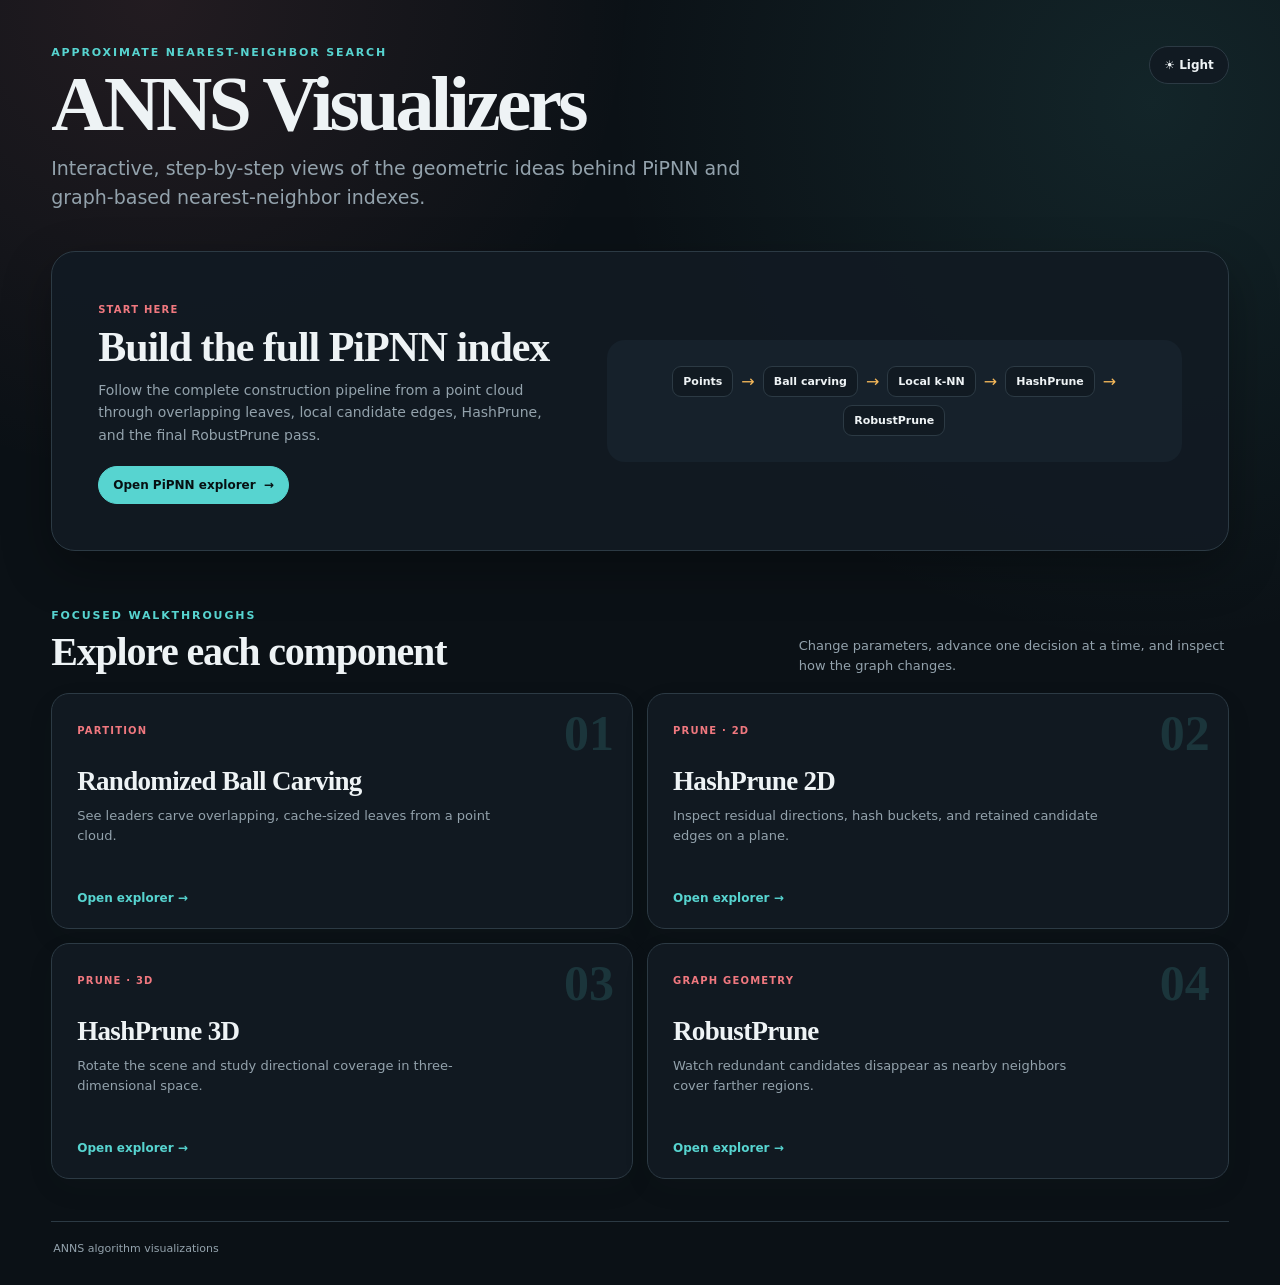
<file: index.html>
<!doctype html>
<html lang="en" data-theme="dark">
<head>
  <meta charset="utf-8">
  <meta name="viewport" content="width=device-width, initial-scale=1">
  <meta name="description" content="Interactive visual explanations of PiPNN, HashPrune, RobustPrune, and randomized ball carving for approximate nearest-neighbor search.">
  <meta name="theme-color" content="#0b1116">
  <title>ANNS Visualizers</title>
  <link rel="icon" href="assets/icons/favicon.svg" type="image/svg+xml">
  <link rel="stylesheet" href="assets/css/index.css">
</head>
<body>
  <main class="shell">
    <header class="hero">
      <div>
        <div class="eyebrow">Approximate nearest-neighbor search</div>
        <h1>ANNS Visualizers</h1>
        <p class="lede">Interactive, step-by-step views of the geometric ideas behind PiPNN and graph-based nearest-neighbor indexes.</p>
      </div>
      <button class="theme-toggle" id="themeToggle" type="button" aria-label="Switch to light theme">☀ Light</button>
    </header>

    <section class="featured" aria-labelledby="start-title">
      <div class="featured-copy">
        <span class="tag">Start here</span>
        <h2 id="start-title">Build the full PiPNN index</h2>
        <p>Follow the complete construction pipeline from a point cloud through overlapping leaves, local candidate edges, HashPrune, and the final RobustPrune pass.</p>
        <a class="button primary" href="visualizers/pipnn.html">Open PiPNN explorer <span aria-hidden="true">→</span></a>
      </div>
      <div class="pipeline" aria-label="PiPNN construction stages">
        <span>Points</span><i>→</i><span>Ball carving</span><i>→</i><span>Local k-NN</span><i>→</i><span>HashPrune</span><i>→</i><span>RobustPrune</span>
      </div>
    </section>

    <section class="section" aria-labelledby="explorers-title">
      <div class="section-head">
        <div><div class="eyebrow">Focused walkthroughs</div><h2 id="explorers-title">Explore each component</h2></div>
        <p>Change parameters, advance one decision at a time, and inspect how the graph changes.</p>
      </div>
      <div class="card-grid">
        <a class="card" href="visualizers/ball_carving.html">
          <span class="number">01</span><span class="card-tag">Partition</span>
          <h3>Randomized Ball Carving</h3>
          <p>See leaders carve overlapping, cache-sized leaves from a point cloud.</p>
          <span class="open">Open explorer →</span>
        </a>
        <a class="card" href="visualizers/hashprune_2d.html">
          <span class="number">02</span><span class="card-tag">Prune · 2D</span>
          <h3>HashPrune 2D</h3>
          <p>Inspect residual directions, hash buckets, and retained candidate edges on a plane.</p>
          <span class="open">Open explorer →</span>
        </a>
        <a class="card" href="visualizers/hashprune_3d.html">
          <span class="number">03</span><span class="card-tag">Prune · 3D</span>
          <h3>HashPrune 3D</h3>
          <p>Rotate the scene and study directional coverage in three-dimensional space.</p>
          <span class="open">Open explorer →</span>
        </a>
        <a class="card" href="visualizers/robustprune.html">
          <span class="number">04</span><span class="card-tag">Graph geometry</span>
          <h3>RobustPrune</h3>
          <p>Watch redundant candidates disappear as nearby neighbors cover farther regions.</p>
          <span class="open">Open explorer →</span>
        </a>
      </div>
    </section>

    <footer>
      <span>ANNS algorithm visualizations</span>
    </footer>
  </main>
  <script src="assets/js/index.js"></script>
</body>
</html>
</file>
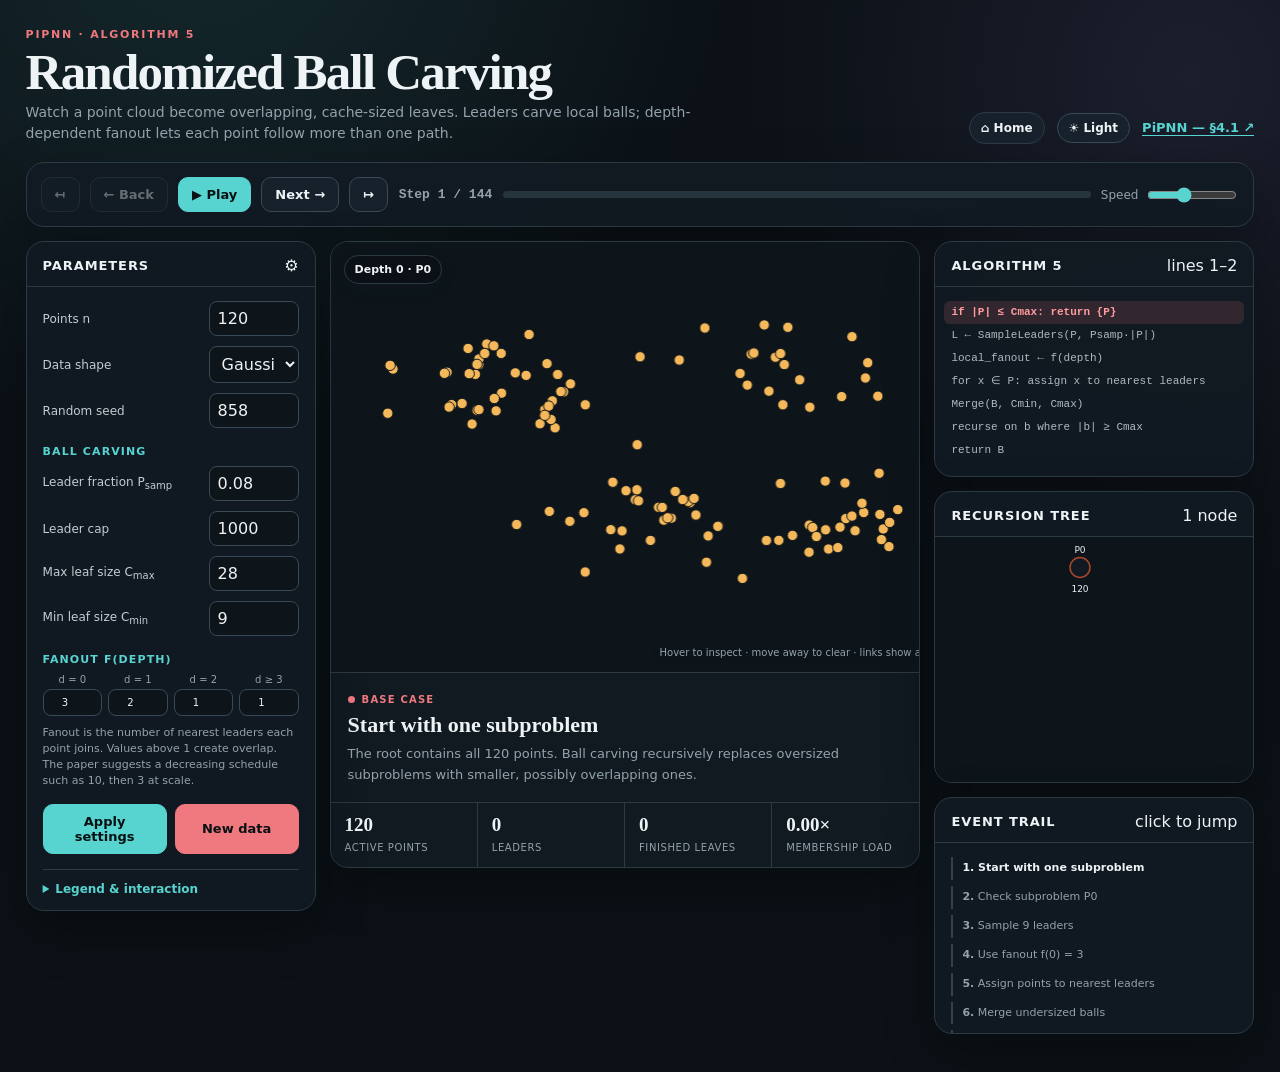
<file: visualizers/ball_carving.html>
<!doctype html>
<html lang="en" data-theme="dark">
<head>
  <meta charset="utf-8" />
  <meta name="viewport" content="width=device-width, initial-scale=1" />
  <meta name="description" content="Explore how randomized ball carving partitions a point cloud into overlapping, cache-sized leaves.">
  <title>Randomized Ball Carving Visualization</title>
  <link rel="icon" href="../assets/icons/favicon.svg" type="image/svg+xml">
  <link rel="stylesheet" href="../assets/css/shared.css">
  <link rel="stylesheet" href="../assets/css/ball-carving.css">
</head>
<body>
  <main class="shell">
    <header>
      <div>
        <div class="eyebrow">PiPNN · algorithm 5</div>
        <h1>Randomized Ball Carving</h1>
        <div class="subtitle">Watch a point cloud become overlapping, cache-sized leaves. Leaders carve local balls; depth-dependent fanout lets each point follow more than one path.</div>
      </div>
      <div class="header-actions"><a class="home-link" href="../index.html" aria-label="Back to the visualizer home page">⌂ Home</a><button class="theme-toggle" id="themeToggle" type="button">☀ Light</button><a class="paper-link" href="https://arxiv.org/html/2602.21247v3#S4.SS1" target="_blank" rel="noreferrer">PiPNN — §4.1 ↗</a></div>
    </header>

    <section class="toolbar" aria-label="Playback controls">
      <button class="btn" id="firstBtn" title="First step">↤</button>
      <button class="btn" id="prevBtn">← Back</button>
      <button class="btn primary" id="playBtn">▶ Play</button>
      <button class="btn" id="nextBtn">Next →</button>
      <button class="btn" id="lastBtn" title="Last step">↦</button>
      <span class="step-count" id="stepCount">Step 1 / 1</span>
      <div class="progress"><div id="progressFill"></div></div>
      <label class="speed">Speed <input id="speed" type="range" min="250" max="1800" step="50" value="850" /></label>
    </section>

    <div class="layout">
      <aside class="card params">
        <div class="card-head"><h2>Parameters</h2><span title="Settings rebuild the walkthrough">⚙</span></div>
        <div class="card-body">
          <div class="param-grid">
            <label for="nodeCount">Points n</label><input id="nodeCount" type="number" min="20" max="500" value="120" />
            <label for="distribution">Data shape</label><select id="distribution"><option value="mixture">Gaussian mixture</option><option value="uniform">Uniform</option><option value="rings">Rings</option><option value="moons">Two moons</option></select>
            <label for="seed">Random seed</label><input id="seed" type="number" min="1" max="999999" value="858" />
          </div>

          <div class="group-title">Ball carving</div>
          <div class="param-grid">
            <label for="leaderFraction">Leader fraction P<sub>samp</sub></label><input id="leaderFraction" type="number" min="0.01" max="0.8" step="0.01" value="0.08" />
            <label for="leaderCap">Leader cap</label><input id="leaderCap" type="number" min="2" max="1000" value="1000" />
            <label for="cmax">Max leaf size C<sub>max</sub></label><input id="cmax" type="number" min="3" max="200" value="28" />
            <label for="cmin">Min leaf size C<sub>min</sub></label><input id="cmin" type="number" min="1" max="100" value="9" />
          </div>

          <div class="group-title">Fanout f(depth)</div>
          <div class="fanout-grid">
            <label>d = 0<input id="f0" type="number" min="1" max="20" value="3" /></label>
            <label>d = 1<input id="f1" type="number" min="1" max="20" value="2" /></label>
            <label>d = 2<input id="f2" type="number" min="1" max="20" value="1" /></label>
            <label>d ≥ 3<input id="f3" type="number" min="1" max="20" value="1" /></label>
          </div>
          <p class="hint">Fanout is the number of nearest leaders each point joins. Values above 1 create overlap. The paper suggests a decreasing schedule such as 10, then 3 at scale.</p>

          <div class="apply-row">
            <button class="btn primary" id="applyBtn">Apply settings</button>
            <button class="btn accent" id="regenBtn">New data</button>
          </div>
          <div class="warning" id="warning"></div>

          <details>
            <summary>Legend & interaction</summary>
            <div class="legend">
              <span class="swatch" style="background:#e86f51"></span><span>Selected leader</span>
              <span class="swatch" style="background:conic-gradient(#2d765d 0 33%,#547aa5 33% 66%,#d39a32 66%)"></span><span>Exact current memberships</span>
              <span class="swatch" style="background:#c9c5b9"></span><span>Point outside active subproblem</span>
              <span class="swatch" style="background:#d39a32"></span><span>Finished leaf</span>
            </div>
            <p class="hint">Hover a point to inspect its ID and memberships. Click a tree node to jump to its latest step.</p>
          </details>
        </div>
      </aside>

      <section class="card stage">
        <div class="viz-wrap" id="vizWrap">
          <canvas id="canvas"></canvas>
          <div class="viz-badge" id="depthBadge">Depth 0 · root</div>
          <div class="viz-help">Hover to inspect · move away to clear · links show assignments</div>
        </div>
        <div class="narrative">
          <div class="phase" id="phase">Initialize</div>
          <h2 id="stepTitle">Generate the point cloud</h2>
          <p id="stepText"></p>
        </div>
        <div class="metrics">
          <div class="metric"><b id="mActive">0</b><span>active points</span></div>
          <div class="metric"><b id="mLeaders">0</b><span>leaders</span></div>
          <div class="metric"><b id="mLeaves">0</b><span>finished leaves</span></div>
          <div class="metric"><b id="mReplica">1.00×</b><span>membership load</span></div>
        </div>
      </section>

      <aside class="side-stack">
        <section class="card">
          <div class="card-head"><h2>Algorithm 5</h2><span id="lineBadge">line 1</span></div>
          <div class="card-body">
            <ol class="pseudo" id="pseudo">
              <li data-line="base">if |P| ≤ Cmax: return {P}</li>
              <li data-line="leaders">L ← SampleLeaders(P, Psamp·|P|)</li>
              <li data-line="fanout">local_fanout ← f(depth)</li>
              <li data-line="assign">for x ∈ P: assign x to nearest leaders</li>
              <li data-line="merge">Merge(B, Cmin, Cmax)</li>
              <li data-line="recurse">recurse on b where |b| ≥ Cmax</li>
              <li data-line="return">return B</li>
            </ol>
          </div>
        </section>

        <section class="card">
          <div class="card-head"><h2>Recursion tree</h2><span id="treeStat">1 node</span></div>
          <div class="tree-wrap"><svg id="tree" aria-label="Recursion tree"></svg></div>
        </section>

        <section class="card">
          <div class="card-head"><h2>Event trail</h2><span>click to jump</span></div>
          <div class="card-body event-log" id="eventLog"></div>
        </section>
      </aside>
    </div>
  </main>
  <script src="../assets/js/ball-carving.js"></script>
</body>
</html>
</file>
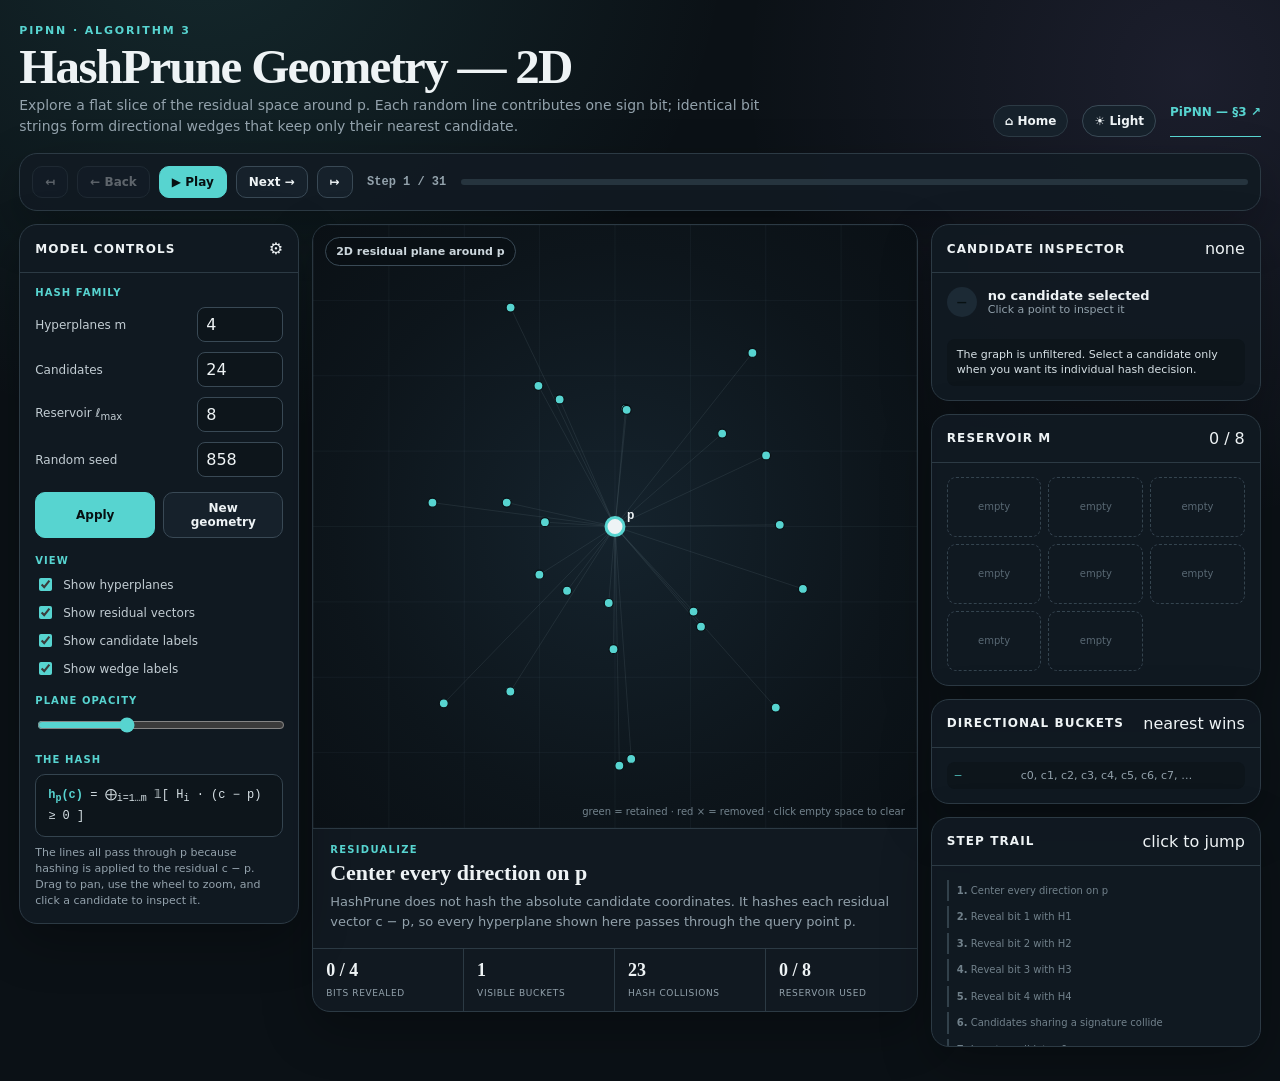
<file: visualizers/hashprune_2d.html>
<!doctype html>
<html lang="en" data-theme="dark">
<head>
  <meta charset="utf-8" />
  <meta name="viewport" content="width=device-width, initial-scale=1" />
  <meta name="description" content="Explore HashPrune residual hashing and candidate selection in two dimensions.">
  <title>HashPrune 2D Visualization</title>
  <link rel="icon" href="../assets/icons/favicon.svg" type="image/svg+xml">
  <link rel="stylesheet" href="../assets/css/shared.css">
  <link rel="stylesheet" href="../assets/css/hashprune-2d.css">
</head>
<body>
  <main class="shell">
    <header>
      <div>
        <div class="eyebrow">PiPNN · algorithm 3</div>
        <h1>HashPrune Geometry — 2D</h1>
        <div class="subtitle">Explore a flat slice of the residual space around p. Each random line contributes one sign bit; identical bit strings form directional wedges that keep only their nearest candidate.</div>
      </div>
      <div class="header-links"><a class="home-link" href="../index.html" aria-label="Back to the visualizer home page">⌂ Home</a><button class="theme-toggle" id="themeToggle" type="button">☀ Light</button><a href="https://arxiv.org/html/2602.21247v3#S3" target="_blank" rel="noreferrer">PiPNN — §3 ↗</a></div>
    </header>

    <section class="card toolbar" aria-label="Animation controls">
      <button class="btn" id="firstBtn">↤</button>
      <button class="btn" id="prevBtn">← Back</button>
      <button class="btn primary" id="playBtn">▶ Play</button>
      <button class="btn" id="nextBtn">Next →</button>
      <button class="btn" id="lastBtn">↦</button>
      <span class="step-count" id="stepCount">Step 1 / 1</span>
      <div class="progress"><div id="progressFill"></div></div>
    </section>

    <div class="layout">
      <aside class="card controls">
        <div class="card-head"><h2>Model controls</h2><span>⚙</span></div>
        <div class="card-body">
          <div class="group-title">Hash family</div>
          <div class="field-grid">
            <label for="bitsInput">Hyperplanes m</label><input id="bitsInput" type="number" min="1" max="8" value="4" />
            <label for="countInput">Candidates</label><input id="countInput" type="number" min="4" max="48" value="24" />
            <label for="capInput">Reservoir ℓ<sub>max</sub></label><input id="capInput" type="number" min="1" max="16" value="8" />
            <label for="seedInput">Random seed</label><input id="seedInput" type="number" min="1" max="999999" value="858" />
          </div>
          <div class="apply-row"><button class="btn primary" id="applyBtn">Apply</button><button class="btn" id="regenBtn">New geometry</button></div>

          <div class="group-title">View</div>
          <div class="checks">
            <label class="check"><input id="planesCheck" type="checkbox" checked /> Show hyperplanes</label>
            <label class="check"><input id="vectorsCheck" type="checkbox" checked /> Show residual vectors</label>
            <label class="check"><input id="labelsCheck" type="checkbox" checked /> Show candidate labels</label>
            <label class="check"><input id="sectorsCheck" type="checkbox" checked /> Show wedge labels</label>
          </div>
          <div class="group-title">Plane opacity</div>
          <input id="opacityInput" type="range" min="0" max="0.34" step="0.01" value="0.12" />

          <div class="group-title">The hash</div>
          <div class="formula"><b>h<sub>p</sub>(c)</b> = ⨁<sub>i=1…m</sub> 𝟙[ H<sub>i</sub> · (c − p) ≥ 0 ]</div>
          <p class="hint">The lines all pass through p because hashing is applied to the residual c − p. Drag to pan, use the wheel to zoom, and click a candidate to inspect it.</p>
        </div>
      </aside>

      <section class="card stage">
        <div class="viewport" id="viewport">
          <canvas id="canvas" role="img" aria-label="Interactive two-dimensional view of HashPrune residual vectors and random dividing lines"></canvas>
          <div class="viewport-label" id="viewportLabel">2D residual plane around p</div>
          <div class="orbit-help">green = retained · red × = removed · click empty space to clear</div>
        </div>
        <div class="narrative" aria-live="polite">
          <div class="phase" id="phase">Residualize</div>
          <h2 id="stepTitle">Center every direction on p</h2>
          <p id="stepText"></p>
        </div>
        <div class="stats">
          <div class="stat"><b id="statBits">0 / 4</b><span>bits revealed</span></div>
          <div class="stat"><b id="statBuckets">1</b><span>visible buckets</span></div>
          <div class="stat"><b id="statCollisions">0</b><span>hash collisions</span></div>
          <div class="stat"><b id="statKept">0 / 8</b><span>reservoir used</span></div>
        </div>
      </section>

      <aside class="right">
        <section class="card">
          <div class="card-head"><h2>Candidate inspector</h2><span id="candidateStatus">selected</span></div>
          <div class="card-body candidate">
            <div class="candidate-top"><div class="candidate-dot" id="candidateDot">c0</div><div><div class="candidate-name" id="candidateName">candidate c0</div><div class="candidate-distance" id="candidateDistance">‖c − p‖ = 0.00</div></div></div>
            <div class="bits" id="bitStrip"></div>
            <div class="decision" id="decision">Reveal all bits, then stream candidates into HashPrune.</div>
          </div>
        </section>

        <section class="card">
          <div class="card-head"><h2>Reservoir M</h2><span id="reservoirCount">0 / 8</span></div>
          <div class="card-body"><div class="reservoir" id="reservoir"></div></div>
        </section>

        <section class="card">
          <div class="card-head"><h2>Directional buckets</h2><span>nearest wins</span></div>
          <div class="card-body"><div class="buckets" id="buckets"></div></div>
        </section>

        <section class="card">
          <div class="card-head"><h2>Step trail</h2><span>click to jump</span></div>
          <div class="card-body trail" id="trail"></div>
        </section>
      </aside>
    </div>
  </main>
  <script src="../assets/js/hashprune-2d.js"></script>
</body>
</html>
</file>
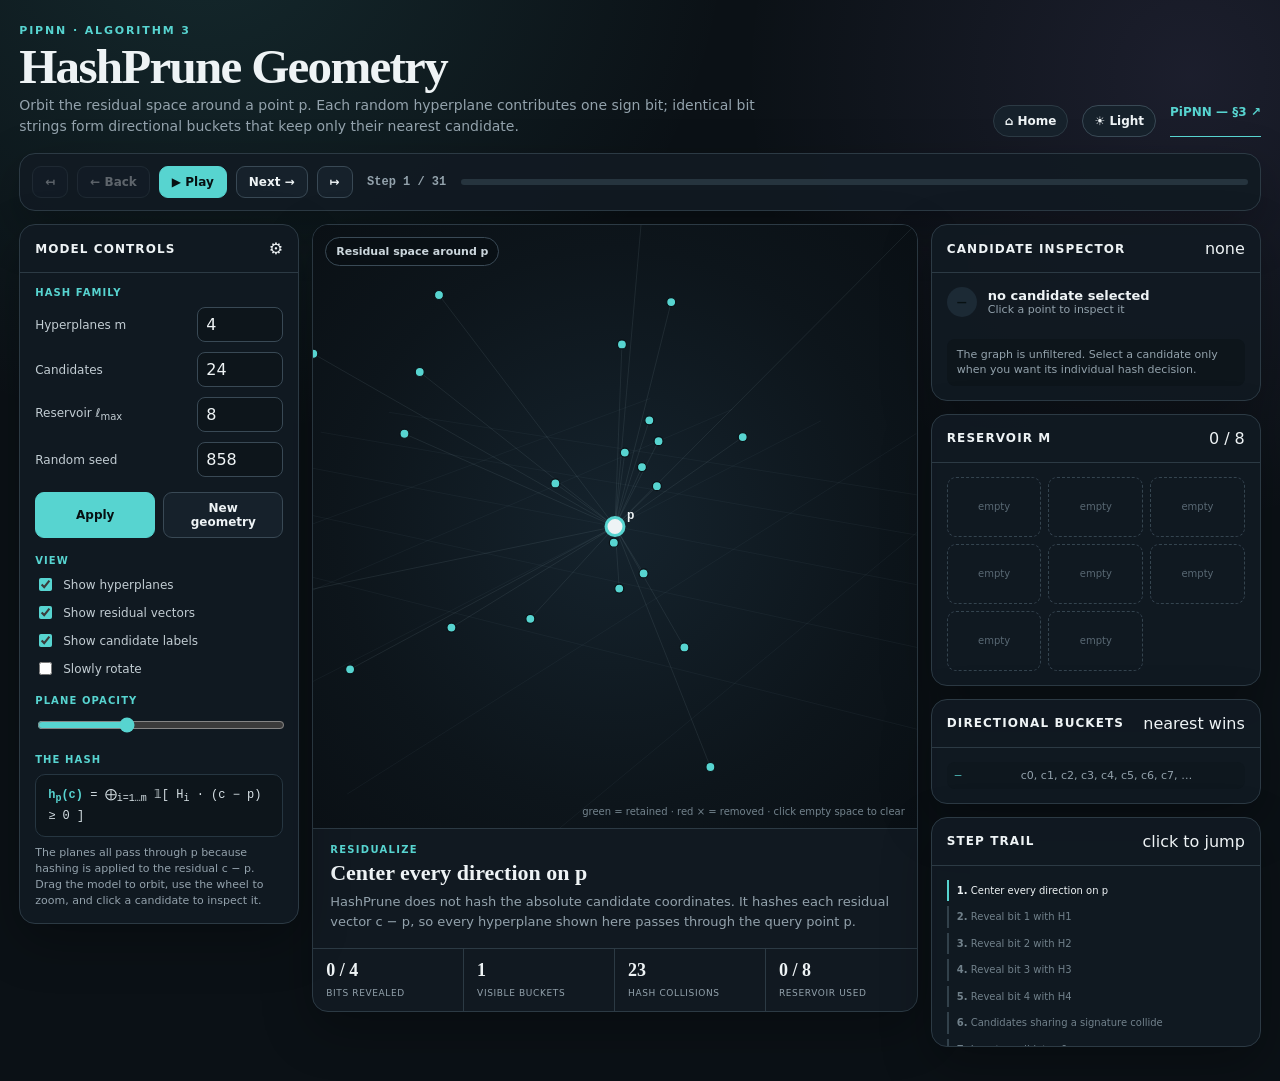
<file: visualizers/hashprune_3d.html>
<!doctype html>
<html lang="en" data-theme="dark">
<head>
  <meta charset="utf-8" />
  <meta name="viewport" content="width=device-width, initial-scale=1" />
  <meta name="description" content="Explore HashPrune residual hashing and directional coverage in three dimensions.">
  <title>HashPrune 3D Visualization</title>
  <link rel="icon" href="../assets/icons/favicon.svg" type="image/svg+xml">
  <link rel="stylesheet" href="../assets/css/shared.css">
  <link rel="stylesheet" href="../assets/css/hashprune-3d.css">
</head>
<body>
  <main class="shell">
    <header>
      <div>
        <div class="eyebrow">PiPNN · algorithm 3</div>
        <h1>HashPrune Geometry</h1>
        <div class="subtitle">Orbit the residual space around a point p. Each random hyperplane contributes one sign bit; identical bit strings form directional buckets that keep only their nearest candidate.</div>
      </div>
      <div class="header-links"><a class="home-link" href="../index.html" aria-label="Back to the visualizer home page">⌂ Home</a><button class="theme-toggle" id="themeToggle" type="button">☀ Light</button><a href="https://arxiv.org/html/2602.21247v3#S3" target="_blank" rel="noreferrer">PiPNN — §3 ↗</a></div>
    </header>

    <section class="card toolbar" aria-label="Animation controls">
      <button class="btn" id="firstBtn">↤</button>
      <button class="btn" id="prevBtn">← Back</button>
      <button class="btn primary" id="playBtn">▶ Play</button>
      <button class="btn" id="nextBtn">Next →</button>
      <button class="btn" id="lastBtn">↦</button>
      <span class="step-count" id="stepCount">Step 1 / 1</span>
      <div class="progress"><div id="progressFill"></div></div>
    </section>

    <div class="layout">
      <aside class="card controls">
        <div class="card-head"><h2>Model controls</h2><span>⚙</span></div>
        <div class="card-body">
          <div class="group-title">Hash family</div>
          <div class="field-grid">
            <label for="bitsInput">Hyperplanes m</label><input id="bitsInput" type="number" min="1" max="8" value="4" />
            <label for="countInput">Candidates</label><input id="countInput" type="number" min="4" max="48" value="24" />
            <label for="capInput">Reservoir ℓ<sub>max</sub></label><input id="capInput" type="number" min="1" max="16" value="8" />
            <label for="seedInput">Random seed</label><input id="seedInput" type="number" min="1" max="999999" value="858" />
          </div>
          <div class="apply-row"><button class="btn primary" id="applyBtn">Apply</button><button class="btn" id="regenBtn">New geometry</button></div>

          <div class="group-title">View</div>
          <div class="checks">
            <label class="check"><input id="planesCheck" type="checkbox" checked /> Show hyperplanes</label>
            <label class="check"><input id="vectorsCheck" type="checkbox" checked /> Show residual vectors</label>
            <label class="check"><input id="labelsCheck" type="checkbox" checked /> Show candidate labels</label>
            <label class="check"><input id="spinCheck" type="checkbox" /> Slowly rotate</label>
          </div>
          <div class="group-title">Plane opacity</div>
          <input id="opacityInput" type="range" min="0" max="0.34" step="0.01" value="0.12" />

          <div class="group-title">The hash</div>
          <div class="formula"><b>h<sub>p</sub>(c)</b> = ⨁<sub>i=1…m</sub> 𝟙[ H<sub>i</sub> · (c − p) ≥ 0 ]</div>
          <p class="hint">The planes all pass through p because hashing is applied to the residual c − p. Drag the model to orbit, use the wheel to zoom, and click a candidate to inspect it.</p>
        </div>
      </aside>

      <section class="card stage">
        <div class="viewport" id="viewport">
          <canvas id="canvas" role="img" aria-label="Interactive three-dimensional view of HashPrune residual vectors and random hyperplanes"></canvas>
          <div class="viewport-label" id="viewportLabel">Residual space around p</div>
          <div class="orbit-help">green = retained · red × = removed · click empty space to clear</div>
        </div>
        <div class="narrative" aria-live="polite">
          <div class="phase" id="phase">Residualize</div>
          <h2 id="stepTitle">Center every direction on p</h2>
          <p id="stepText"></p>
        </div>
        <div class="stats">
          <div class="stat"><b id="statBits">0 / 4</b><span>bits revealed</span></div>
          <div class="stat"><b id="statBuckets">1</b><span>visible buckets</span></div>
          <div class="stat"><b id="statCollisions">0</b><span>hash collisions</span></div>
          <div class="stat"><b id="statKept">0 / 8</b><span>reservoir used</span></div>
        </div>
      </section>

      <aside class="right">
        <section class="card">
          <div class="card-head"><h2>Candidate inspector</h2><span id="candidateStatus">selected</span></div>
          <div class="card-body candidate">
            <div class="candidate-top"><div class="candidate-dot" id="candidateDot">c0</div><div><div class="candidate-name" id="candidateName">candidate c0</div><div class="candidate-distance" id="candidateDistance">‖c − p‖ = 0.00</div></div></div>
            <div class="bits" id="bitStrip"></div>
            <div class="decision" id="decision">Reveal all bits, then stream candidates into HashPrune.</div>
          </div>
        </section>

        <section class="card">
          <div class="card-head"><h2>Reservoir M</h2><span id="reservoirCount">0 / 8</span></div>
          <div class="card-body"><div class="reservoir" id="reservoir"></div></div>
        </section>

        <section class="card">
          <div class="card-head"><h2>Directional buckets</h2><span>nearest wins</span></div>
          <div class="card-body"><div class="buckets" id="buckets"></div></div>
        </section>

        <section class="card">
          <div class="card-head"><h2>Step trail</h2><span>click to jump</span></div>
          <div class="card-body trail" id="trail"></div>
        </section>
      </aside>
    </div>
  </main>
  <script src="../assets/js/hashprune-3d.js"></script>
</body>
</html>
</file>
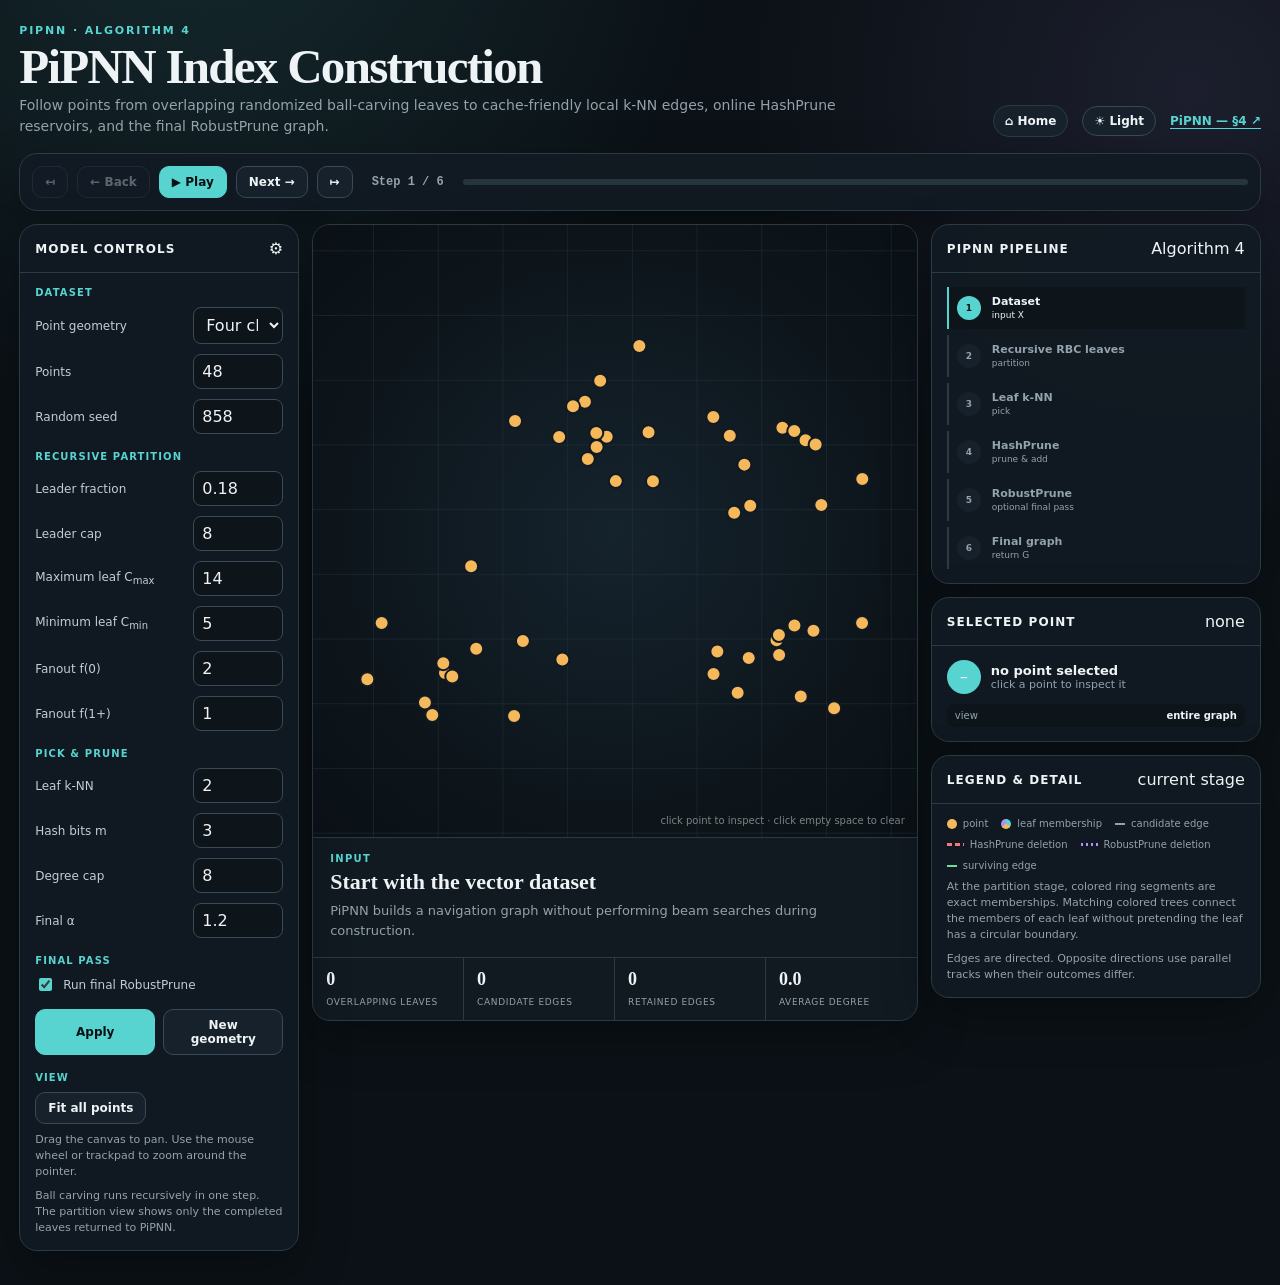
<file: visualizers/pipnn.html>
<!doctype html>
<html lang="en" data-theme="dark">
<head>
  <meta charset="utf-8" />
  <meta name="viewport" content="width=device-width, initial-scale=1" />
  <meta name="description" content="Walk through the complete PiPNN index-construction pipeline.">
  <title>PiPNN Visualization</title>
  <link rel="icon" href="../assets/icons/favicon.svg" type="image/svg+xml">
  <link rel="stylesheet" href="../assets/css/shared.css">
  <link rel="stylesheet" href="../assets/css/pipnn.css">
</head>
<body>
  <main class="shell">
    <header>
      <div><div class="eyebrow">PiPNN · algorithm 4</div><h1>PiPNN Index Construction</h1><div class="subtitle">Follow points from overlapping randomized ball-carving leaves to cache-friendly local k-NN edges, online HashPrune reservoirs, and the final RobustPrune graph.</div></div>
      <div class="header-links"><a class="home-link" href="../index.html" aria-label="Back to the visualizer home page">⌂ Home</a><button class="theme-toggle" id="themeToggle" type="button">☀ Light</button><a href="https://arxiv.org/pdf/2602.21247v3#page=5" target="_blank" rel="noreferrer">PiPNN — §4 ↗</a></div>
    </header>
    <section class="card toolbar" aria-label="Animation controls">
      <button class="btn" id="firstBtn" type="button">↤</button><button class="btn" id="prevBtn" type="button">← Back</button><button class="btn primary" id="playBtn" type="button">▶ Play</button><button class="btn" id="nextBtn" type="button">Next →</button><button class="btn" id="lastBtn" type="button">↦</button><span class="step-count" id="stepCount">Step 1 / 7</span><div class="progress"><div id="progressFill"></div></div>
    </section>
    <div class="layout">
      <aside class="card controls">
        <div class="card-head"><h2>Model controls</h2><span>⚙</span></div>
        <div class="card-body">
          <div class="group-title">Dataset</div><div class="field-grid"><label for="distributionInput">Point geometry</label><select id="distributionInput"><option value="clusters">Four clusters</option><option value="square">Uniform square</option><option value="disk">Uniform disk</option><option value="ring">Noisy ring</option><option value="spiral">Spiral</option><option value="grid">Jittered grid</option><option value="line">Noisy line</option></select><label for="countInput">Points</label><input id="countInput" type="number" min="12" value="48"><label for="seedInput">Random seed</label><input id="seedInput" type="number" min="1" max="999999" value="858"></div>
          <div class="group-title">Recursive partition</div><div class="field-grid"><label for="leaderFractionInput">Leader fraction</label><input id="leaderFractionInput" type="number" min="0.02" max="0.8" step="0.01" value="0.18"><label for="leaderCapInput">Leader cap</label><input id="leaderCapInput" type="number" min="2" max="20" value="8"><label for="cmaxInput">Maximum leaf C<sub>max</sub></label><input id="cmaxInput" type="number" min="4" max="80" value="14"><label for="cminInput">Minimum leaf C<sub>min</sub></label><input id="cminInput" type="number" min="1" max="40" value="5"><label for="f0Input">Fanout f(0)</label><input id="f0Input" type="number" min="1" max="8" value="2"><label for="f1Input">Fanout f(1+)</label><input id="f1Input" type="number" min="1" max="8" value="1"></div>
          <div class="group-title">Pick & prune</div><div class="field-grid"><label for="knnInput">Leaf k-NN</label><input id="knnInput" type="number" min="1" max="5" value="2"><label for="bitsInput">Hash bits m</label><input id="bitsInput" type="number" min="1" max="6" value="3"><label for="degreeInput">Degree cap</label><input id="degreeInput" type="number" min="2" max="20" value="8"><label for="alphaInput">Final α</label><input id="alphaInput" type="number" min="1" max="3" step="0.05" value="1.2"></div>
          <div class="group-title">Final pass</div><label class="check"><input id="finalCheck" type="checkbox" checked> Run final RobustPrune</label>
          <div class="apply-row"><button class="btn primary" id="applyBtn" type="button">Apply</button><button class="btn" id="regenBtn" type="button">New geometry</button></div>
          <div class="group-title">View</div><button class="btn" id="fitBtn" type="button">Fit all points</button>
          <p class="hint">Drag the canvas to pan. Use the mouse wheel or trackpad to zoom around the pointer.</p>
          <p class="hint">Ball carving runs recursively in one step. The partition view shows only the completed leaves returned to PiPNN.</p>
        </div>
      </aside>
      <section class="card stage">
        <div class="viewport" id="viewport"><canvas id="canvas" role="img" aria-label="PiPNN pipeline over a two-dimensional point set"></canvas><div class="canvas-help">click point to inspect · click empty space to clear</div></div>
        <div class="narrative" aria-live="polite"><div class="phase" id="phase">Input</div><h2 id="stepTitle">Start with the vector dataset</h2><p id="stepText"></p></div>
        <div class="stats"><div class="stat"><b id="statLeaves">0</b><span>overlapping leaves</span></div><div class="stat"><b id="statCandidates">0</b><span>candidate edges</span></div><div class="stat"><b id="statEdges">0</b><span>retained edges</span></div><div class="stat"><b id="statDegree">0.0</b><span>average degree</span></div></div>
      </section>
      <aside class="right">
        <section class="card"><div class="card-head"><h2>PiPNN pipeline</h2><span>Algorithm 4</span></div><div class="card-body"><div class="pipeline" id="pipeline"></div></div></section>
        <section class="card"><div class="card-head"><h2>Selected point</h2><span id="focusStatus">x0</span></div><div class="card-body focus"><div class="focus-top"><div class="focus-dot" id="focusDot">x0</div><div><div class="focus-name" id="focusName">point x0</div><div class="focus-sub" id="focusSub">leaf memberships</div></div></div><div class="mini-list" id="focusList"></div></div></section>
        <section class="card"><div class="card-head"><h2>Legend & detail</h2><span>current stage</span></div><div class="card-body"><div class="legend"><div class="legend-item"><span class="swatch"></span>point</div><div class="legend-item"><span class="swatch leaf"></span>leaf membership</div><div class="legend-item"><span class="swatch candidate"></span>candidate edge</div><div class="legend-item"><span class="swatch hash-removed"></span>HashPrune deletion</div><div class="legend-item"><span class="swatch robust-removed"></span>RobustPrune deletion</div><div class="legend-item"><span class="swatch edge"></span>surviving edge</div></div><p class="hint">At the partition stage, colored ring segments are exact memberships. Matching colored trees connect the members of each leaf without pretending the leaf has a circular boundary.</p><p class="hint">Edges are directed. Opposite directions use parallel tracks when their outcomes differ.</p></div></section>
      </aside>
    </div>
  </main>
  <script src="../assets/js/pipnn.js"></script>
</body>
</html>
</file>
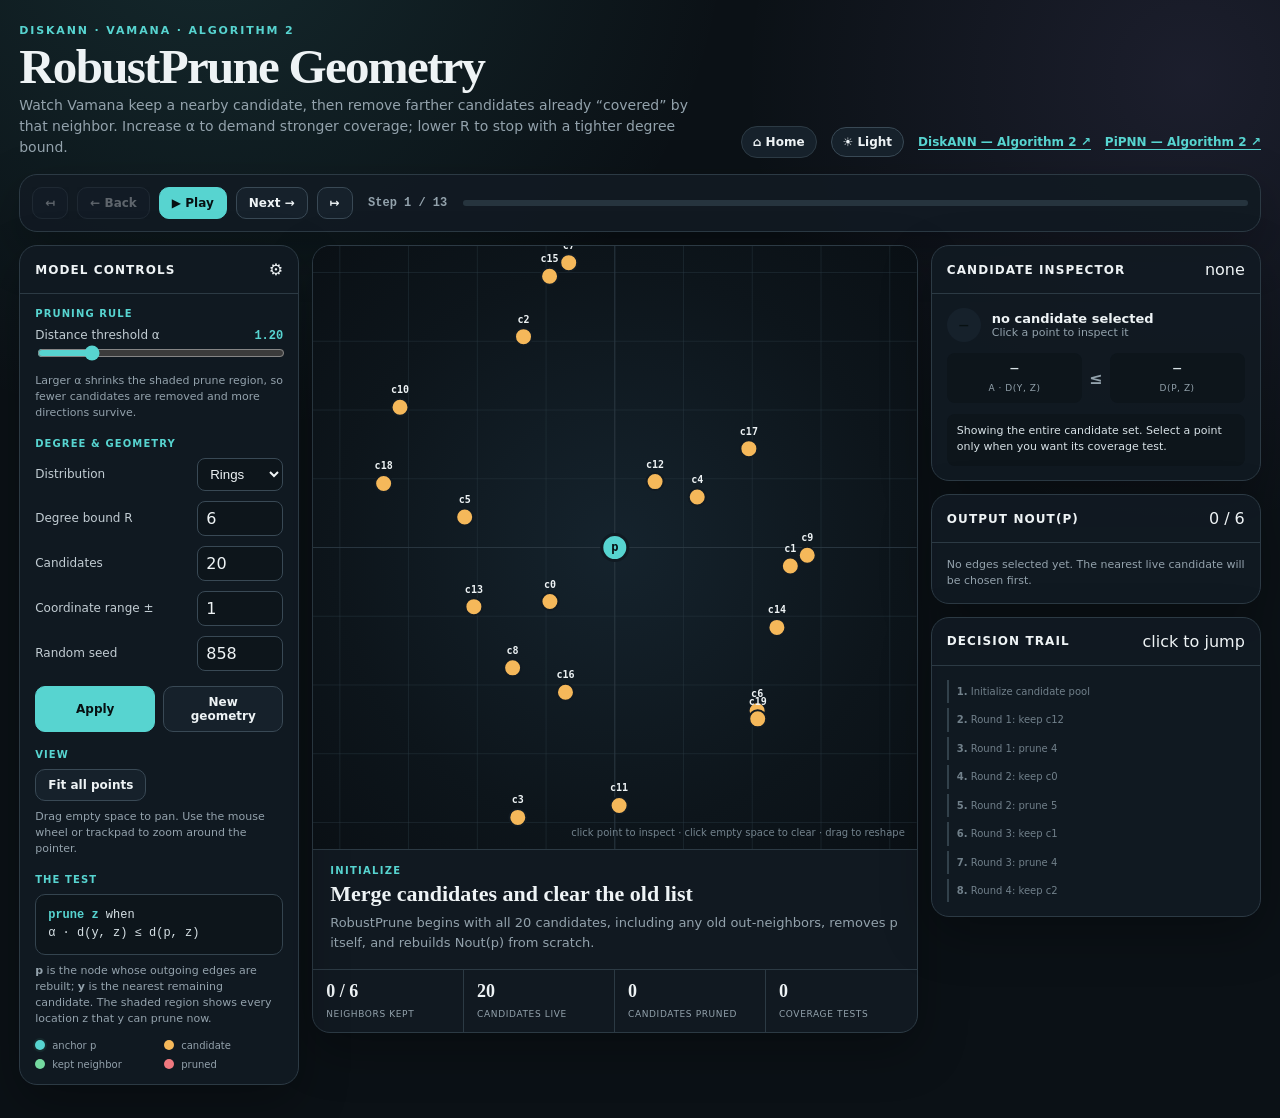
<file: visualizers/robustprune.html>
<!doctype html>
<html lang="en" data-theme="dark">
<head>
  <meta charset="utf-8" />
  <meta name="viewport" content="width=device-width, initial-scale=1" />
  <meta name="description" content="Explore the geometry and deletion decisions made by RobustPrune.">
  <title>RobustPrune Visualization</title>
  <link rel="icon" href="../assets/icons/favicon.svg" type="image/svg+xml">
  <link rel="stylesheet" href="../assets/css/shared.css">
  <link rel="stylesheet" href="../assets/css/robustprune.css">
</head>
<body>
  <main class="shell">
    <header>
      <div>
        <div class="eyebrow">DiskANN · Vamana · algorithm 2</div>
        <h1>RobustPrune Geometry</h1>
        <div class="subtitle">Watch Vamana keep a nearby candidate, then remove farther candidates already “covered” by that neighbor. Increase α to demand stronger coverage; lower R to stop with a tighter degree bound.</div>
      </div>
      <div class="header-links"><a class="home-link" href="../index.html" aria-label="Back to the visualizer home page">⌂ Home</a>
        <button class="theme-toggle" id="themeToggle" type="button">☀ Light</button>
        <a href="https://papers.nips.cc/paper_files/paper/2019/file/09853c7fb1d3f8ee67a61b6bf4a7f8e6-Paper.pdf#page=4" target="_blank" rel="noreferrer">DiskANN — Algorithm 2 ↗</a>
        <a href="https://arxiv.org/pdf/2602.21247v3#page=3" target="_blank" rel="noreferrer">PiPNN — Algorithm 2 ↗</a>
      </div>
    </header>

    <section class="card toolbar" aria-label="Animation controls">
      <button class="btn" id="firstBtn" type="button" aria-label="First step">↤</button>
      <button class="btn" id="prevBtn" type="button">← Back</button>
      <button class="btn primary" id="playBtn" type="button">▶ Play</button>
      <button class="btn" id="nextBtn" type="button">Next →</button>
      <button class="btn" id="lastBtn" type="button" aria-label="Last step">↦</button>
      <span class="step-count" id="stepCount">Step 1 / 1</span>
      <div class="progress" role="progressbar" aria-label="Algorithm progress" aria-valuemin="1" aria-valuemax="1" aria-valuenow="1"><div id="progressFill"></div></div>
    </section>

    <div class="layout">
      <aside class="card controls">
        <div class="card-head"><h2>Model controls</h2><span>⚙</span></div>
        <div class="card-body">
          <div class="group-title">Pruning rule</div>
          <div class="range-head"><label for="alphaInput">Distance threshold α</label><span class="range-value" id="alphaValue">1.20</span></div>
          <input id="alphaInput" type="range" min="1" max="2" step="0.05" value="1.20" />
          <p class="hint">Larger α shrinks the shaded prune region, so fewer candidates are removed and more directions survive.</p>

          <div class="group-title">Degree & geometry</div>
          <div class="field-grid">
            <label for="distributionInput">Distribution</label>
            <select id="distributionInput">
              <option value="rings">Rings</option>
              <option value="disk">Disk</option>
              <option value="square">Square</option>
              <option value="clusters">3 clusters</option>
              <option value="spiral">Spiral</option>
              <option value="line">Line</option>
            </select>
            <label for="degreeInput">Degree bound R</label><input id="degreeInput" type="number" min="1" max="12" value="6" />
            <label for="countInput">Candidates</label><input id="countInput" type="number" min="6" value="20" />
            <label for="rangeInput">Coordinate range ±</label><input id="rangeInput" type="number" min="0.1" step="0.5" value="1" />
            <label for="seedInput">Random seed</label><input id="seedInput" type="number" min="1" max="999999" value="858" />
          </div>
          <div class="apply-row"><button class="btn primary" id="applyBtn" type="button">Apply</button><button class="btn" id="regenBtn" type="button">New geometry</button></div>

          <div class="group-title">View</div>
          <button class="btn" id="fitBtn" type="button">Fit all points</button>
          <p class="hint">Drag empty space to pan. Use the mouse wheel or trackpad to zoom around the pointer.</p>

          <div class="group-title">The test</div>
          <div class="formula"><b>prune z</b> when<br />α · d(y, z) ≤ d(p, z)</div>
          <p class="hint"><b>p</b> is the node whose outgoing edges are rebuilt; <b>y</b> is the nearest remaining candidate. The shaded region shows every location z that y can prune now.</p>
          <div class="legend" aria-label="Point legend">
            <div class="legend-item"><span class="swatch anchor"></span>anchor p</div>
            <div class="legend-item"><span class="swatch candidate"></span>candidate</div>
            <div class="legend-item"><span class="swatch kept"></span>kept neighbor</div>
            <div class="legend-item"><span class="swatch pruned"></span>pruned</div>
          </div>
        </div>
      </aside>

      <section class="card stage">
        <div class="viewport" id="viewport">
          <canvas id="canvas" role="img" aria-label="Interactive two-dimensional RobustPrune candidate set around anchor p"></canvas>
          <div class="drag-help">click point to inspect · click empty space to clear · drag to reshape</div>
        </div>
        <div class="narrative" aria-live="polite">
          <div class="phase" id="phase">Initialize</div>
          <h2 id="stepTitle">Merge candidates and clear the old list</h2>
          <p id="stepText"></p>
        </div>
        <div class="stats">
          <div class="stat"><b id="statKept">0 / 6</b><span>neighbors kept</span></div>
          <div class="stat"><b id="statLive">20</b><span>candidates live</span></div>
          <div class="stat"><b id="statPruned">0</b><span>candidates pruned</span></div>
          <div class="stat"><b id="statComparisons">0</b><span>coverage tests</span></div>
        </div>
      </section>

      <aside class="right">
        <section class="card">
          <div class="card-head"><h2>Candidate inspector</h2><span id="candidateStatus">candidate</span></div>
          <div class="card-body candidate">
            <div class="candidate-top"><div class="candidate-dot" id="candidateDot">c0</div><div><div class="candidate-name" id="candidateName">candidate c0</div><div class="candidate-distance" id="candidateDistance">d(p, c0) = 0.00</div></div></div>
            <div class="equation">
              <div class="operand"><b id="lhsValue">—</b><span>α · d(y, z)</span></div>
              <div class="relation" id="relation">≤</div>
              <div class="operand"><b id="rhsValue">—</b><span>d(p, z)</span></div>
            </div>
            <div class="decision" id="decision">Advance to a prune step to inspect the coverage test.</div>
          </div>
        </section>

        <section class="card">
          <div class="card-head"><h2>Output Nout(p)</h2><span id="neighborCount">0 / 6</span></div>
          <div class="card-body"><div class="neighbors" id="neighbors"></div></div>
        </section>

        <section class="card">
          <div class="card-head"><h2>Decision trail</h2><span>click to jump</span></div>
          <div class="card-body"><div class="trail" id="trail"></div></div>
        </section>
      </aside>
    </div>
  </main>
  <script src="../assets/js/robustprune.js"></script>
</body>
</html>
</file>
<file: assets/css/index.css>
:root {
  --bg: #f7f3ea;
  --surface: #fffdf8;
  --surface-2: #f2ede3;
  --line: #d9d4c8;
  --text: #15211d;
  --muted: #66726d;
  --cyan: #2d765d;
  --amber: #d39a32;
  --rose: #e86f51;
  --shadow: 0 18px 50px rgba(35, 52, 45, 0.09);
}

* { box-sizing: border-box; }
html { color-scheme: light; }
html, body { margin: 0; min-height: 100%; }
body {
  color: var(--text);
  background:
    radial-gradient(circle at 8% 0%, rgba(232, 111, 81, 0.12), transparent 30rem),
    radial-gradient(circle at 94% 12%, rgba(45, 118, 93, 0.12), transparent 34rem),
    var(--bg);
  font-family: Inter, ui-sans-serif, system-ui, -apple-system, BlinkMacSystemFont, "Segoe UI", sans-serif;
}
a { color: inherit; }
button { font: inherit; cursor: pointer; }
.shell { width: min(1180px, 92vw); margin: 0 auto; padding: 46px 0 30px; }
.hero { display: flex; align-items: flex-start; justify-content: space-between; gap: 30px; margin-bottom: 38px; }
.eyebrow { color: var(--cyan); font-size: 11px; font-weight: 850; letter-spacing: 0.17em; text-transform: uppercase; }
h1, h2, h3 { font-family: Georgia, "Times New Roman", serif; }
h1 { margin: 8px 0 12px; font-size: clamp(42px, 7vw, 78px); line-height: 0.96; letter-spacing: -0.05em; }
.lede { max-width: 720px; margin: 0; color: var(--muted); font-size: clamp(15px, 2vw, 19px); line-height: 1.55; }
.theme-toggle, .button {
  display: inline-flex; align-items: center; justify-content: center; gap: 8px;
  min-height: 38px; padding: 8px 14px; border: 1px solid var(--line); border-radius: 999px;
  color: var(--text); background: var(--surface); font-size: 12px; font-weight: 800; text-decoration: none;
}
.theme-toggle:hover, .button:hover { border-color: var(--cyan); }
.button.primary { color: #fff; background: #194f3c; border-color: #194f3c; }
.featured {
  display: grid; grid-template-columns: minmax(0, 0.9fr) minmax(420px, 1.1fr); gap: 38px; align-items: center;
  padding: clamp(24px, 4vw, 46px); border: 1px solid rgba(37, 61, 51, 0.14); border-radius: 24px;
  background: rgba(255, 253, 248, 0.92); box-shadow: var(--shadow);
}
.tag, .card-tag { color: var(--rose); font-size: 10px; font-weight: 850; letter-spacing: 0.12em; text-transform: uppercase; }
.featured h2 { margin: 8px 0 10px; font-size: clamp(27px, 4vw, 42px); line-height: 1.05; letter-spacing: -0.025em; }
.featured p { margin: 0 0 20px; color: var(--muted); font-size: 14px; line-height: 1.6; }
.pipeline { display: flex; align-items: center; justify-content: center; flex-wrap: wrap; gap: 8px; padding: 26px; border-radius: 18px; background: var(--surface-2); }
.pipeline span { padding: 8px 10px; border: 1px solid var(--line); border-radius: 9px; background: var(--surface); font-size: 11px; font-weight: 800; }
.pipeline i { color: var(--amber); font-style: normal; }
.section { margin-top: 58px; }
.section-head { display: flex; justify-content: space-between; align-items: end; gap: 30px; margin-bottom: 18px; }
.section-head h2 { margin: 6px 0 0; font-size: clamp(28px, 4vw, 40px); letter-spacing: -0.03em; }
.section-head p { max-width: 430px; margin: 0; color: var(--muted); font-size: 13px; line-height: 1.5; }
.card-grid { display: grid; grid-template-columns: repeat(2, minmax(0, 1fr)); gap: 14px; }
.card {
  position: relative; min-height: 236px; padding: 25px; overflow: hidden;
  border: 1px solid rgba(37, 61, 51, 0.13); border-radius: 18px; color: var(--text);
  background: rgba(255, 253, 248, 0.92); box-shadow: 0 10px 30px rgba(35, 52, 45, 0.055); text-decoration: none;
  transition: transform 150ms ease, border-color 150ms ease, box-shadow 150ms ease;
}
.card:hover, .card:focus-visible { transform: translateY(-3px); border-color: var(--cyan); box-shadow: var(--shadow); outline: none; }
.number { position: absolute; top: 14px; right: 18px; color: rgba(45, 118, 93, 0.15); font: 700 50px/1 Georgia, serif; }
.card h3 { margin: 28px 0 9px; font-size: 27px; letter-spacing: -0.025em; }
.card p { max-width: 430px; margin: 0; color: var(--muted); font-size: 13px; line-height: 1.55; }
.open { position: absolute; bottom: 23px; left: 25px; color: var(--cyan); font-size: 12px; font-weight: 850; }
footer { display: flex; justify-content: space-between; gap: 20px; margin-top: 42px; padding: 20px 2px 0; border-top: 1px solid var(--line); color: var(--muted); font-size: 11px; }
footer a { color: var(--cyan); font-weight: 750; text-decoration: none; }

html[data-theme="dark"] {
  color-scheme: dark;
  --bg: #0b1116; --surface: #111a22; --surface-2: #16212b; --line: #2c3a44;
  --text: #eef3f5; --muted: #93a2ac; --cyan: #57d4d0; --amber: #f5b85a; --rose: #f0787f;
  --shadow: 0 18px 50px rgba(0, 0, 0, 0.3);
}
html[data-theme="dark"] body { background: radial-gradient(circle at 12% 0%, rgba(240, 120, 127, 0.1), transparent 30rem), radial-gradient(circle at 90% 8%, rgba(87, 212, 208, 0.1), transparent 34rem), var(--bg); }
html[data-theme="dark"] .featured, html[data-theme="dark"] .card { background: rgba(17, 26, 34, 0.94); border-color: var(--line); }
html[data-theme="dark"] .button.primary { color: #071012; background: var(--cyan); border-color: var(--cyan); }
html[data-theme="dark"] .number { color: rgba(87, 212, 208, 0.15); }

@media (max-width: 820px) {
  .featured { grid-template-columns: 1fr; }
  .section-head { align-items: start; flex-direction: column; gap: 10px; }
}
@media (max-width: 640px) {
  .shell { width: 94vw; padding-top: 24px; }
  .hero { flex-direction: column; margin-bottom: 24px; }
  .card-grid { grid-template-columns: 1fr; }
  .featured { padding: 22px; }
  .pipeline { justify-content: flex-start; padding: 18px; }
  footer { flex-direction: column; }
}
@media (prefers-reduced-motion: reduce) { .card { transition: none; } }
</file>
<file: assets/css/shared.css>
.home-link {
  display: inline-flex;
  align-items: center;
  justify-content: center;
  min-height: 32px;
  padding: 6px 11px;
  color: var(--text, var(--ink, #15211d));
  background: var(--surface-2, rgba(255, 253, 248, 0.86));
  border: 1px solid var(--line, #c9c4b8) !important;
  border-radius: 999px;
  font-size: 12px;
  font-weight: 750;
  line-height: 1;
  text-decoration: none;
  white-space: nowrap;
}

.home-link:hover,
.home-link:focus-visible {
  border-color: var(--cyan, var(--accent, #2d765d)) !important;
  outline: none;
}

@media (max-width: 740px) {
  .header-links,
  .header-actions {
    flex-wrap: wrap;
  }
}
</file>
<file: assets/css/ball-carving.css>
:root {
      --ink: #15211d;
      --muted: #66726d;
      --paper: #f7f3ea;
      --panel: rgba(255, 253, 247, .92);
      --surface-2: #f7f3ea;
      --line: #d9d4c8;
      --text: var(--ink);
      --cyan: var(--green-2);
      --green: #194f3c;
      --green-2: #2d765d;
      --coral: #e86f51;
      --gold: #d39a32;
      --blue: #547aa5;
      --shadow: 0 16px 44px rgba(35, 52, 45, .09);
    }

    * { box-sizing: border-box; }
    html, body { margin: 0; min-height: 100%; }
    body {
      color: var(--ink);
      background:
        radial-gradient(circle at 12% 4%, rgba(232,111,81,.11), transparent 28rem),
        radial-gradient(circle at 92% 14%, rgba(45,118,93,.11), transparent 30rem),
        var(--paper);
      font-family: Inter, ui-sans-serif, system-ui, -apple-system, BlinkMacSystemFont, "Segoe UI", sans-serif;
    }

    button, input, select { font: inherit; }
    button { cursor: pointer; }

    .shell { width: min(1500px, 96vw); margin: 0 auto; padding: 28px 0 38px; }
    header { display: flex; align-items: flex-end; justify-content: space-between; gap: 24px; margin-bottom: 18px; }
    .eyebrow { color: var(--coral); text-transform: uppercase; letter-spacing: .16em; font-size: 11px; font-weight: 800; }
    h1 { margin: 5px 0 4px; font: 700 clamp(28px, 4vw, 51px)/1.02 Georgia, serif; letter-spacing: -.035em; }
    .subtitle { color: var(--muted); max-width: 720px; font-size: 14px; line-height: 1.5; }
    .paper-link { color: var(--green); font-size: 13px; font-weight: 700; text-decoration: none; border-bottom: 1px solid currentColor; white-space: nowrap; }
    .header-actions { display: flex; align-items: center; gap: 12px; }
    .theme-toggle { border: 1px solid #c9c4b8; background: #fffdf8; color: var(--ink); border-radius: 999px; padding: 7px 11px; font-weight: 750; font-size: 12px; }

    .toolbar, .card {
      background: var(--panel);
      border: 1px solid rgba(37,61,51,.13);
      border-radius: 18px;
      box-shadow: var(--shadow);
    }
    .toolbar { padding: 14px; display: flex; flex-wrap: wrap; gap: 10px; align-items: center; margin-bottom: 14px; }
    .btn { border: 1px solid #c9c4b8; background: #fffdf8; color: var(--ink); border-radius: 10px; padding: 9px 13px; font-weight: 750; font-size: 13px; }
    .btn:hover { border-color: var(--green-2); }
    .btn.primary { background: var(--green); color: white; border-color: var(--green); }
    .btn.accent { background: var(--coral); color: white; border-color: var(--coral); }
    .btn:disabled { opacity: .38; cursor: default; }
    .step-count { min-width: 95px; text-align: center; font: 700 13px/1.2 ui-monospace, SFMono-Regular, Menlo, monospace; color: var(--muted); }
    .progress { flex: 1 1 180px; height: 7px; border-radius: 99px; background: #e8e3d8; overflow: hidden; }
    .progress > div { height: 100%; width: 0; background: linear-gradient(90deg, var(--coral), var(--gold)); transition: width .2s ease; }
    .speed { display: flex; align-items: center; gap: 7px; color: var(--muted); font-size: 12px; }
    .speed input { width: 90px; accent-color: var(--green); }

    .layout { display: grid; grid-template-columns: 290px minmax(0, 1fr) 320px; gap: 14px; align-items: start; }
    .card { overflow: hidden; }
    .card-head { padding: 14px 16px 11px; border-bottom: 1px solid var(--line); display: flex; align-items: center; justify-content: space-between; gap: 10px; }
    .card-head h2 { margin: 0; font-size: 13px; letter-spacing: .07em; text-transform: uppercase; }
    .card-body { padding: 14px 16px; }

    .params { position: sticky; top: 10px; }
    .param-grid { display: grid; grid-template-columns: 1fr 90px; gap: 10px 8px; align-items: center; }
    .param-grid label { font-size: 12px; color: #39443f; }
    input[type="number"], select {
      width: 100%; border: 1px solid #ccc7bb; background: #fffefa; border-radius: 8px; padding: 7px 8px; color: var(--ink);
    }
    .group-title { margin: 17px 0 8px; font-size: 11px; text-transform: uppercase; letter-spacing: .1em; color: var(--green-2); font-weight: 850; }
    .fanout-grid { display: grid; grid-template-columns: repeat(4, 1fr); gap: 6px; }
    .fanout-grid label { text-align: center; font-size: 10px; color: var(--muted); }
    .fanout-grid input { text-align: center; margin-top: 4px; }
    .hint { font-size: 11px; color: var(--muted); line-height: 1.45; margin: 9px 0 0; }
    .apply-row { display: grid; grid-template-columns: 1fr 1fr; gap: 8px; margin-top: 15px; }
    details { border-top: 1px solid var(--line); margin-top: 15px; padding-top: 12px; }
    summary { cursor: pointer; font-size: 12px; font-weight: 800; color: var(--green); }
    .legend { display: grid; grid-template-columns: 13px 1fr; gap: 7px 8px; align-items: center; margin-top: 10px; font-size: 11px; color: var(--muted); }
    .swatch { width: 11px; height: 11px; border-radius: 50%; }

    .stage { min-width: 0; }
    .viz-wrap { position: relative; aspect-ratio: 1.55; min-height: 430px; background: #fbfaf5; }
    canvas { display: block; width: 100%; height: 100%; }
    .viz-badge { position: absolute; top: 13px; left: 13px; padding: 7px 10px; border-radius: 999px; background: rgba(255,255,255,.9); border: 1px solid var(--line); font-size: 11px; font-weight: 800; box-shadow: 0 5px 18px rgba(20,35,29,.08); }
    .viz-help { position: absolute; bottom: 10px; right: 12px; color: var(--muted); font-size: 10px; background: rgba(251,250,245,.83); padding: 4px 7px; border-radius: 6px; }
    .narrative { padding: 15px 17px 17px; border-top: 1px solid var(--line); }
    .phase { display: inline-flex; align-items: center; gap: 7px; text-transform: uppercase; letter-spacing: .12em; font-size: 10px; font-weight: 900; color: var(--coral); }
    .phase::before { content: ""; width: 7px; height: 7px; background: currentColor; border-radius: 50%; }
    .narrative h2 { margin: 5px 0 6px; font: 700 22px/1.2 Georgia, serif; }
    .narrative p { margin: 0; color: var(--muted); font-size: 13px; line-height: 1.55; }

    .metrics { display: grid; grid-template-columns: repeat(4, 1fr); border-top: 1px solid var(--line); }
    .metric { padding: 12px 14px; border-right: 1px solid var(--line); }
    .metric:last-child { border: 0; }
    .metric b { display: block; font: 700 19px/1.1 Georgia, serif; }
    .metric span { color: var(--muted); font-size: 10px; text-transform: uppercase; letter-spacing: .06em; }

    .side-stack { display: grid; gap: 14px; position: sticky; top: 10px; }
    .pseudo { margin: 0; padding: 0; list-style: none; font: 11px/1.55 ui-monospace, SFMono-Regular, Menlo, monospace; color: #5e6763; }
    .pseudo li { margin: 0 -7px; padding: 3px 7px; border-radius: 6px; }
    .pseudo li.on { background: #fde8df; color: #8a321f; font-weight: 800; }
    .tree-wrap { height: 245px; overflow: auto; background: #fbfaf5; }
    #tree { width: 100%; min-height: 240px; display: block; }
    .tree-edge { stroke: #c8c3b7; stroke-width: 1.3; }
    .tree-node { cursor: pointer; }
    .tree-node circle { fill: #fffefa; stroke: var(--green-2); stroke-width: 1.5; }
    .tree-node.current circle { fill: var(--coral); stroke: #a9462e; }
    .tree-node.leaf circle { fill: var(--green-2); }
    .tree-node text { font-size: 9px; fill: var(--ink); text-anchor: middle; }
    .event-log { max-height: 190px; overflow: auto; display: grid; gap: 6px; }
    .event { border-left: 2px solid #d8d2c6; padding: 4px 0 4px 9px; color: var(--muted); font-size: 11px; line-height: 1.35; cursor: pointer; }
    .event.active { border-color: var(--coral); color: var(--ink); font-weight: 700; }
    .warning { display: none; margin-top: 12px; padding: 9px; border-radius: 8px; background: #fff0c9; color: #6d5016; font-size: 11px; line-height: 1.35; }

    html[data-theme="dark"] {
      --ink: #eef3f5; --muted: #93a2ac; --paper: #0b1116; --panel: rgba(17,26,34,.94);
      --surface-2: #16212b;
      --line: #2c3a44; --green: #57d4d0; --green-2: #57d4d0; --coral: #f0787f;
      --gold: #f5b85a; --blue: #629de0; --shadow: 0 18px 50px rgba(0,0,0,.28);
    }
    html[data-theme="dark"] body { background: radial-gradient(circle at 16% -8%, rgba(87,212,208,.12), transparent 33rem), radial-gradient(circle at 93% 7%, rgba(175,145,244,.10), transparent 28rem), var(--paper); }
    html[data-theme="dark"] .card, html[data-theme="dark"] .toolbar { border-color: var(--line); }
    html[data-theme="dark"] .btn, html[data-theme="dark"] .theme-toggle { background: #16212b; border-color: #394955; color: var(--ink); }
    html[data-theme="dark"] .btn.primary { background: #57d4d0; border-color: #57d4d0; color: #071012; }
    html[data-theme="dark"] .btn.accent { background: #f0787f; border-color: #f0787f; color: #071012; }
    html[data-theme="dark"] .progress { background: #26343e; }
    html[data-theme="dark"] .param-grid label { color: #c2cdd3; }
    html[data-theme="dark"] input[type="number"], html[data-theme="dark"] select { background: #0d151b; border-color: #394955; color: var(--ink); }
    html[data-theme="dark"] .viz-wrap, html[data-theme="dark"] .tree-wrap { background: #0d151b; }
    html[data-theme="dark"] .viz-badge { background: rgba(10,16,21,.84); }
    html[data-theme="dark"] .viz-help { background: rgba(13,21,27,.84); }
    html[data-theme="dark"] .pseudo { color: #aebbc2; }
    html[data-theme="dark"] .pseudo li.on { background: rgba(240,120,127,.15); color: #ff9c9f; }
    html[data-theme="dark"] .tree-edge { stroke: #43525c; }
    html[data-theme="dark"] .tree-node circle { fill: #111a22; }
    html[data-theme="dark"] .tree-node text { fill: var(--ink); }
    html[data-theme="dark"] .event { border-color: #32414b; }

    @media (max-width: 1100px) {
      .layout { grid-template-columns: 260px 1fr; }
      .side-stack { position: static; grid-column: 1 / -1; grid-template-columns: 1fr 1fr; }
    }
    @media (max-width: 760px) {
      .shell { width: min(96vw, 620px); padding-top: 18px; }
      header { align-items: flex-start; flex-direction: column; }
      .layout { grid-template-columns: 1fr; }
      .params, .side-stack { position: static; }
      .side-stack { grid-template-columns: 1fr; }
      .viz-wrap { min-height: 390px; aspect-ratio: auto; }
      .metrics { grid-template-columns: repeat(2, 1fr); }
      .metric:nth-child(2) { border-right: 0; }
      .metric:nth-child(-n+2) { border-bottom: 1px solid var(--line); }
    }
</file>
<file: assets/css/hashprune-2d.css>
:root {
      --bg: #f7f3ea;
      --surface: #fffdf8;
      --surface-2: #f7f3ea;
      --surface-3: #eee9de;
      --line: #d9d4c8;
      --text: #15211d;
      --muted: #66726d;
      --cyan: #2d765d;
      --amber: #d39a32;
      --rose: #e86f51;
      --green: #45976f;
      --violet: #7d69a8;
      --shadow: 0 16px 44px rgba(35,52,45,.09);
    }

    * { box-sizing: border-box; }
    html, body { margin: 0; min-height: 100%; background: var(--bg); color: var(--text); }
    body {
      font-family: Inter, ui-sans-serif, system-ui, -apple-system, BlinkMacSystemFont, "Segoe UI", sans-serif;
      background:
        radial-gradient(circle at 12% 4%, rgba(232,111,81,.11), transparent 28rem),
        radial-gradient(circle at 92% 14%, rgba(45,118,93,.11), transparent 30rem),
        var(--bg);
    }
    button, input, select { font: inherit; }
    button { cursor: pointer; }

    .shell { width: min(1540px, 97vw); margin: 0 auto; padding: 24px 0 34px; }
    header { display: flex; align-items: end; justify-content: space-between; gap: 24px; margin-bottom: 16px; }
    .eyebrow { color: var(--cyan); text-transform: uppercase; letter-spacing: .17em; font-size: 11px; font-weight: 800; }
    h1 { margin: 5px 0 4px; font: 700 clamp(28px, 4vw, 49px)/1 Georgia, serif; letter-spacing: -.035em; }
    .subtitle { color: var(--muted); max-width: 780px; font-size: 14px; line-height: 1.5; }
    .header-links { display: flex; gap: 14px; font-size: 12px; white-space: nowrap; }
    a { color: var(--cyan); font-weight: 750; text-decoration: none; border-bottom: 1px solid currentColor; }
    .theme-toggle { color: var(--text); background: #fffdf8; border: 1px solid #c9c4b8; border-radius: 999px; padding: 7px 11px; font-size: 12px; font-weight: 750; }

    .card { background: rgba(255,253,247,.94); border: 1px solid rgba(37,61,51,.13); border-radius: 18px; box-shadow: var(--shadow); overflow: hidden; }
    .card-head { min-height: 48px; padding: 12px 15px; display: flex; align-items: center; justify-content: space-between; gap: 10px; border-bottom: 1px solid var(--line); }
    .card-head h2 { margin: 0; font-size: 12px; text-transform: uppercase; letter-spacing: .09em; }
    .card-body { padding: 14px 15px; }

    .toolbar { display: flex; align-items: center; flex-wrap: wrap; gap: 9px; padding: 12px; margin-bottom: 13px; }
    .btn { color: var(--text); background: #fffdf8; border: 1px solid #c9c4b8; border-radius: 10px; padding: 8px 12px; font-size: 12px; font-weight: 750; }
    .btn:hover { border-color: var(--cyan); }
    .btn.primary { background: #194f3c; color: white; border-color: #194f3c; }
    .btn:disabled { opacity: .35; cursor: default; }
    .progress { flex: 1 1 190px; height: 6px; background: #e8e3d8; border-radius: 20px; overflow: hidden; }
    .progress > div { height: 100%; width: 0; background: linear-gradient(90deg, #e86f51, #d39a32); transition: width .18s ease; }
    .step-count { color: var(--muted); min-width: 90px; text-align: center; font: 700 12px ui-monospace, SFMono-Regular, Menlo, monospace; }

    .layout { display: grid; grid-template-columns: 280px minmax(0,1fr) 330px; gap: 13px; align-items: start; }
    .controls, .right { position: sticky; top: 8px; }
    .right { display: grid; gap: 13px; }
    .group-title { margin: 17px 0 9px; color: var(--cyan); font-size: 10px; font-weight: 850; letter-spacing: .11em; text-transform: uppercase; }
    .group-title:first-child { margin-top: 0; }
    .field-grid { display: grid; grid-template-columns: 1fr 86px; gap: 10px 8px; align-items: center; }
    label { color: #39443f; font-size: 12px; }
    input[type="number"] { width: 100%; color: var(--text); background: #fffefa; border: 1px solid #ccc7bb; border-radius: 8px; padding: 7px 8px; }
    input[type="range"] { width: 100%; accent-color: var(--cyan); }
    .checks { display: grid; gap: 9px; }
    .check { display: flex; gap: 8px; align-items: center; }
    .check input { accent-color: var(--cyan); }
    .apply-row { display: grid; grid-template-columns: 1fr 1fr; gap: 8px; margin-top: 15px; }
    .hint { color: var(--muted); font-size: 11px; line-height: 1.45; margin: 8px 0 0; }
    .formula { padding: 11px 12px; background: #fbfaf5; border: 1px solid var(--line); border-radius: 10px; color: #39443f; font: 12px/1.55 ui-monospace, SFMono-Regular, Menlo, monospace; overflow-wrap: anywhere; }
    .formula b { color: var(--cyan); }

    .stage { min-width: 0; }
    .viewport { position: relative; min-height: 565px; height: min(67vh, 720px); background: radial-gradient(circle at center, #fffefa 0%, #fbfaf5 68%, #f3efe5 100%); overflow: hidden; touch-action: none; }
    canvas { width: 100%; height: 100%; display: block; }
    .viewport-label { position: absolute; top: 12px; left: 12px; border: 1px solid var(--line); background: rgba(255,255,255,.88); backdrop-filter: blur(6px); border-radius: 999px; padding: 7px 10px; color: #39443f; font-size: 11px; font-weight: 750; pointer-events: none; }
    .orbit-help { position: absolute; right: 12px; bottom: 11px; color: #7a8580; font-size: 10px; pointer-events: none; }
    .narrative { padding: 15px 17px 16px; border-top: 1px solid var(--line); }
    .phase { color: var(--cyan); font-size: 10px; letter-spacing: .13em; text-transform: uppercase; font-weight: 850; }
    .narrative h2 { margin: 5px 0 6px; font: 700 22px/1.2 Georgia, serif; }
    .narrative p { margin: 0; min-height: 40px; color: var(--muted); font-size: 13px; line-height: 1.52; }
    .stats { display: grid; grid-template-columns: repeat(4,1fr); border-top: 1px solid var(--line); }
    .stat { padding: 11px 13px; border-right: 1px solid var(--line); }
    .stat:last-child { border: 0; }
    .stat b { display: block; font: 700 18px Georgia, serif; color: var(--text); }
    .stat span { color: var(--muted); font-size: 9px; text-transform: uppercase; letter-spacing: .07em; }

    .candidate { display: grid; gap: 11px; }
    .candidate-top { display: flex; gap: 11px; align-items: center; }
    .candidate-dot { width: 30px; height: 30px; border-radius: 50%; display: grid; place-items: center; color: #071012; font-size: 10px; font-weight: 900; background: var(--cyan); flex: 0 0 auto; }
    .candidate-name { font-weight: 800; font-size: 13px; }
    .candidate-distance { color: var(--muted); font-size: 11px; }
    .bits { display: flex; gap: 5px; flex-wrap: wrap; }
    .bit { width: 29px; height: 28px; border-radius: 7px; display: grid; place-items: center; background: #fbfaf5; border: 1px solid #d4cec1; font: 800 12px ui-monospace, monospace; color: #8a938f; }
    .bit.one { background: rgba(45,118,93,.12); border-color: #74a893; color: var(--cyan); }
    .bit.zero { color: #39443f; }
    .bit.pending { color: #a6aaa5; border-style: dashed; }
    .decision { min-height: 36px; padding: 8px 10px; border-radius: 8px; background: #fbfaf5; color: var(--muted); font-size: 11px; line-height: 1.4; }
    .decision.good { color: var(--green); }
    .decision.bad { color: var(--rose); }

    .reservoir { display: grid; grid-template-columns: repeat(auto-fit,minmax(76px,1fr)); gap: 7px; }
    .slot { min-height: 60px; padding: 8px; border: 1px dashed #c9c4b8; border-radius: 9px; display: grid; align-content: center; gap: 2px; color: #9a9f9b; font-size: 10px; text-align: center; }
    .slot.filled { border-style: solid; border-color: var(--green); background: color-mix(in srgb, var(--green) 8%, #fbfaf5); color: #59645f; }
    .slot.current { border-color: var(--amber); box-shadow: inset 0 0 0 1px var(--amber); }
    .slot b { font: 800 12px ui-monospace, monospace; color: var(--text); }

    .buckets { max-height: 205px; overflow: auto; display: grid; gap: 6px; }
    .bucket { display: grid; grid-template-columns: 58px 1fr 34px; gap: 8px; align-items: center; padding: 7px 8px; background: #fbfaf5; border-radius: 8px; font-size: 11px; }
    .bucket code { color: var(--cyan); }
    .bucket .members { color: var(--muted); overflow: hidden; text-overflow: ellipsis; white-space: nowrap; }
    .bucket .winner { color: var(--green); text-align: right; font-weight: 800; }

    .trail { max-height: 180px; overflow: auto; display: grid; gap: 5px; }
    .event { padding: 4px 0 4px 8px; border-left: 2px solid #d8d2c6; color: #7a8580; font-size: 10px; line-height: 1.35; cursor: pointer; }
    .event.active { border-color: var(--cyan); color: var(--text); }

    html[data-theme="dark"] { --bg:#0b1116;--surface:#111a22;--surface-2:#16212b;--surface-3:#1c2a35;--line:#2c3a44;--text:#eef3f5;--muted:#93a2ac;--cyan:#57d4d0;--amber:#f5b85a;--rose:#f0787f;--green:#74d99f;--violet:#af91f4;--shadow:0 18px 50px rgba(0,0,0,.28); }
    html[data-theme="dark"] body { background:radial-gradient(circle at 16% -8%,rgba(87,212,208,.12),transparent 33rem),radial-gradient(circle at 93% 7%,rgba(175,145,244,.10),transparent 28rem),var(--bg); }
    html[data-theme="dark"] .card { background:rgba(17,26,34,.94);border-color:var(--line); }
    html[data-theme="dark"] .btn,html[data-theme="dark"] .theme-toggle { background:#16212b;border-color:#394955;color:var(--text); }
    html[data-theme="dark"] .btn.primary { background:#57d4d0;border-color:#57d4d0;color:#071012; }
    html[data-theme="dark"] .progress { background:#26343e; }
    html[data-theme="dark"] label { color:#c2cdd3; }
    html[data-theme="dark"] input[type="number"] { background:#0d151b;border-color:#394955;color:var(--text); }
    html[data-theme="dark"] .formula,html[data-theme="dark"] .decision,html[data-theme="dark"] .bit,html[data-theme="dark"] .slot.filled,html[data-theme="dark"] .bucket { background:#0d151b;border-color:#34444f;color:#d7e1e6; }
    html[data-theme="dark"] .slot.filled { border-color:var(--green);background:color-mix(in srgb,var(--green) 9%,#0d151b); }
    html[data-theme="dark"] .viewport { background:radial-gradient(circle at center,#15232d 0%,#0d151b 65%,#0a1015 100%); }
    html[data-theme="dark"] .viewport-label { background:rgba(10,16,21,.78);color:#cbd6dc;border-color:#3a4a56; }
    html[data-theme="dark"] .orbit-help { color:#73838d; }
    html[data-theme="dark"] .bit.one { background:rgba(87,212,208,.14);border-color:#367f7d;color:#57d4d0; }
    html[data-theme="dark"] .bit.pending { color:#53616a; }
    html[data-theme="dark"] .slot { border-color:#34444f;color:#586873; }
    html[data-theme="dark"] .event { border-color:#32414b;color:#71818b; }

    @media (max-width: 1120px) {
      .layout { grid-template-columns: 260px minmax(0,1fr); }
      .right { grid-column: 1 / -1; grid-template-columns: repeat(2, minmax(0,1fr)); position: static; }
    }
    @media (max-width: 740px) {
      .shell { width: 96vw; padding-top: 17px; }
      header { align-items: start; flex-direction: column; }
      .layout { grid-template-columns: 1fr; }
      .controls { position: static; }
      .right { grid-column: auto; grid-template-columns: 1fr; }
      .viewport { min-height: 430px; height: 58vh; }
      .stats { grid-template-columns: repeat(2,1fr); }
      .stat:nth-child(2) { border-right: 0; }
      .stat:nth-child(-n+2) { border-bottom: 1px solid var(--line); }
    }
</file>
<file: assets/css/hashprune-3d.css>
:root {
      --bg: #0b1116;
      --surface: #111a22;
      --surface-2: #16212b;
      --surface-3: #1c2a35;
      --line: #2c3a44;
      --text: #eef3f5;
      --muted: #93a2ac;
      --cyan: #57d4d0;
      --amber: #f5b85a;
      --rose: #f0787f;
      --green: #74d99f;
      --violet: #af91f4;
      --shadow: 0 18px 50px rgba(0,0,0,.28);
    }

    * { box-sizing: border-box; }
    html, body { margin: 0; min-height: 100%; background: var(--bg); color: var(--text); }
    body {
      font-family: Inter, ui-sans-serif, system-ui, -apple-system, BlinkMacSystemFont, "Segoe UI", sans-serif;
      background:
        radial-gradient(circle at 16% -8%, rgba(87,212,208,.12), transparent 33rem),
        radial-gradient(circle at 93% 7%, rgba(175,145,244,.10), transparent 28rem),
        var(--bg);
    }
    button, input, select { font: inherit; }
    button { cursor: pointer; }

    .shell { width: min(1540px, 97vw); margin: 0 auto; padding: 24px 0 34px; }
    header { display: flex; align-items: end; justify-content: space-between; gap: 24px; margin-bottom: 16px; }
    .eyebrow { color: var(--cyan); text-transform: uppercase; letter-spacing: .17em; font-size: 11px; font-weight: 800; }
    h1 { margin: 5px 0 4px; font: 700 clamp(28px, 4vw, 49px)/1 Georgia, serif; letter-spacing: -.035em; }
    .subtitle { color: var(--muted); max-width: 780px; font-size: 14px; line-height: 1.5; }
    .header-links { display: flex; gap: 14px; font-size: 12px; white-space: nowrap; }
    a { color: var(--cyan); font-weight: 750; text-decoration: none; border-bottom: 1px solid currentColor; }
    .theme-toggle { color: var(--text); background: var(--surface-2); border: 1px solid #394955; border-radius: 999px; padding: 7px 11px; font-size: 12px; font-weight: 750; }

    .card { background: rgba(17,26,34,.94); border: 1px solid var(--line); border-radius: 16px; box-shadow: var(--shadow); overflow: hidden; }
    .card-head { min-height: 48px; padding: 12px 15px; display: flex; align-items: center; justify-content: space-between; gap: 10px; border-bottom: 1px solid var(--line); }
    .card-head h2 { margin: 0; font-size: 12px; text-transform: uppercase; letter-spacing: .09em; }
    .card-body { padding: 14px 15px; }

    .toolbar { display: flex; align-items: center; flex-wrap: wrap; gap: 9px; padding: 12px; margin-bottom: 13px; }
    .btn { color: var(--text); background: var(--surface-2); border: 1px solid #394955; border-radius: 9px; padding: 8px 12px; font-size: 12px; font-weight: 750; }
    .btn:hover { border-color: var(--cyan); }
    .btn.primary { background: var(--cyan); color: #071012; border-color: var(--cyan); }
    .btn:disabled { opacity: .35; cursor: default; }
    .progress { flex: 1 1 190px; height: 6px; background: #26343e; border-radius: 20px; overflow: hidden; }
    .progress > div { height: 100%; width: 0; background: linear-gradient(90deg, var(--cyan), var(--violet)); transition: width .18s ease; }
    .step-count { color: var(--muted); min-width: 90px; text-align: center; font: 700 12px ui-monospace, SFMono-Regular, Menlo, monospace; }

    .layout { display: grid; grid-template-columns: 280px minmax(0,1fr) 330px; gap: 13px; align-items: start; }
    .controls, .right { position: sticky; top: 8px; }
    .right { display: grid; gap: 13px; }
    .group-title { margin: 17px 0 9px; color: var(--cyan); font-size: 10px; font-weight: 850; letter-spacing: .11em; text-transform: uppercase; }
    .group-title:first-child { margin-top: 0; }
    .field-grid { display: grid; grid-template-columns: 1fr 86px; gap: 10px 8px; align-items: center; }
    label { color: #c2cdd3; font-size: 12px; }
    input[type="number"] { width: 100%; color: var(--text); background: #0d151b; border: 1px solid #394955; border-radius: 8px; padding: 7px 8px; }
    input[type="range"] { width: 100%; accent-color: var(--cyan); }
    .checks { display: grid; gap: 9px; }
    .check { display: flex; gap: 8px; align-items: center; }
    .check input { accent-color: var(--cyan); }
    .apply-row { display: grid; grid-template-columns: 1fr 1fr; gap: 8px; margin-top: 15px; }
    .hint { color: var(--muted); font-size: 11px; line-height: 1.45; margin: 8px 0 0; }
    .formula { padding: 11px 12px; background: #0d151b; border: 1px solid #263641; border-radius: 10px; color: #d7e1e6; font: 12px/1.55 ui-monospace, SFMono-Regular, Menlo, monospace; overflow-wrap: anywhere; }
    .formula b { color: var(--cyan); }

    .stage { min-width: 0; }
    .viewport { position: relative; min-height: 565px; height: min(67vh, 720px); background: radial-gradient(circle at center, #15232d 0%, #0d151b 65%, #0a1015 100%); overflow: hidden; touch-action: none; }
    canvas { width: 100%; height: 100%; display: block; }
    .viewport-label { position: absolute; top: 12px; left: 12px; border: 1px solid #3a4a56; background: rgba(10,16,21,.78); backdrop-filter: blur(6px); border-radius: 999px; padding: 7px 10px; color: #cbd6dc; font-size: 11px; font-weight: 750; pointer-events: none; }
    .orbit-help { position: absolute; right: 12px; bottom: 11px; color: #73838d; font-size: 10px; pointer-events: none; }
    .narrative { padding: 15px 17px 16px; border-top: 1px solid var(--line); }
    .phase { color: var(--cyan); font-size: 10px; letter-spacing: .13em; text-transform: uppercase; font-weight: 850; }
    .narrative h2 { margin: 5px 0 6px; font: 700 22px/1.2 Georgia, serif; }
    .narrative p { margin: 0; min-height: 40px; color: var(--muted); font-size: 13px; line-height: 1.52; }
    .stats { display: grid; grid-template-columns: repeat(4,1fr); border-top: 1px solid var(--line); }
    .stat { padding: 11px 13px; border-right: 1px solid var(--line); }
    .stat:last-child { border: 0; }
    .stat b { display: block; font: 700 18px Georgia, serif; color: var(--text); }
    .stat span { color: var(--muted); font-size: 9px; text-transform: uppercase; letter-spacing: .07em; }

    .candidate { display: grid; gap: 11px; }
    .candidate-top { display: flex; gap: 11px; align-items: center; }
    .candidate-dot { width: 30px; height: 30px; border-radius: 50%; display: grid; place-items: center; color: #071012; font-size: 10px; font-weight: 900; background: var(--cyan); flex: 0 0 auto; }
    .candidate-name { font-weight: 800; font-size: 13px; }
    .candidate-distance { color: var(--muted); font-size: 11px; }
    .bits { display: flex; gap: 5px; flex-wrap: wrap; }
    .bit { width: 29px; height: 28px; border-radius: 7px; display: grid; place-items: center; background: #0d151b; border: 1px solid #34444f; font: 800 12px ui-monospace, monospace; color: #6d7d87; }
    .bit.one { background: rgba(87,212,208,.14); border-color: #367f7d; color: var(--cyan); }
    .bit.zero { color: #e8edf0; }
    .bit.pending { color: #53616a; border-style: dashed; }
    .decision { min-height: 36px; padding: 8px 10px; border-radius: 8px; background: #0d151b; color: var(--muted); font-size: 11px; line-height: 1.4; }
    .decision.good { color: var(--green); }
    .decision.bad { color: var(--rose); }

    .reservoir { display: grid; grid-template-columns: repeat(auto-fit,minmax(76px,1fr)); gap: 7px; }
    .slot { min-height: 60px; padding: 8px; border: 1px dashed #34444f; border-radius: 9px; display: grid; align-content: center; gap: 2px; color: #586873; font-size: 10px; text-align: center; }
    .slot.filled { border-style: solid; border-color: var(--green); background: color-mix(in srgb, var(--green) 9%, #0e171e); color: #c9d3d8; }
    .slot.current { border-color: var(--amber); box-shadow: inset 0 0 0 1px var(--amber); }
    .slot b { font: 800 12px ui-monospace, monospace; color: var(--text); }

    .buckets { max-height: 205px; overflow: auto; display: grid; gap: 6px; }
    .bucket { display: grid; grid-template-columns: 58px 1fr 34px; gap: 8px; align-items: center; padding: 7px 8px; background: #0e171e; border-radius: 8px; font-size: 11px; }
    .bucket code { color: var(--cyan); }
    .bucket .members { color: var(--muted); overflow: hidden; text-overflow: ellipsis; white-space: nowrap; }
    .bucket .winner { color: var(--green); text-align: right; font-weight: 800; }

    .trail { max-height: 180px; overflow: auto; display: grid; gap: 5px; }
    .event { padding: 4px 0 4px 8px; border-left: 2px solid #32414b; color: #71818b; font-size: 10px; line-height: 1.35; cursor: pointer; }
    .event.active { border-color: var(--cyan); color: var(--text); }

    html[data-theme="light"] { --bg:#f7f3ea;--surface:#fffdf8;--surface-2:#f7f3ea;--surface-3:#eee9de;--line:#d9d4c8;--text:#15211d;--muted:#66726d;--cyan:#2d765d;--amber:#d39a32;--rose:#e86f51;--green:#45976f;--violet:#7d69a8;--shadow:0 16px 44px rgba(35,52,45,.09); }
    html[data-theme="light"] body { background:radial-gradient(circle at 12% 4%,rgba(232,111,81,.11),transparent 28rem),radial-gradient(circle at 92% 14%,rgba(45,118,93,.11),transparent 30rem),var(--bg); }
    html[data-theme="light"] .card { background:rgba(255,253,247,.94);border-color:rgba(37,61,51,.13); }
    html[data-theme="light"] .btn,html[data-theme="light"] .theme-toggle { background:#fffdf8;border-color:#c9c4b8;color:var(--text); }
    html[data-theme="light"] .btn.primary { background:#194f3c;border-color:#194f3c;color:white; }
    html[data-theme="light"] .progress { background:#e8e3d8; }
    html[data-theme="light"] label { color:#39443f; }
    html[data-theme="light"] input[type="number"] { background:#fffefa;border-color:#ccc7bb;color:var(--text); }
    html[data-theme="light"] .formula,html[data-theme="light"] .decision,html[data-theme="light"] .bit,html[data-theme="light"] .slot.filled,html[data-theme="light"] .bucket { background:#fbfaf5;border-color:#d4cec1;color:#39443f; }
    html[data-theme="light"] .slot.filled { border-color:var(--green);background:color-mix(in srgb,var(--green) 8%,#fbfaf5); }
    html[data-theme="light"] .viewport { background:radial-gradient(circle at center,#fffefa 0%,#fbfaf5 68%,#f3efe5 100%); }
    html[data-theme="light"] .viewport-label { background:rgba(255,255,255,.88);color:#39443f;border-color:var(--line); }
    html[data-theme="light"] .orbit-help { color:#7a8580; }
    html[data-theme="light"] .bit.one { background:rgba(45,118,93,.12);border-color:#74a893;color:#2d765d; }
    html[data-theme="light"] .bit.pending { color:#a6aaa5; }
    html[data-theme="light"] .slot { border-color:#c9c4b8;color:#9a9f9b; }
    html[data-theme="light"] .event { border-color:#d8d2c6;color:#7a8580; }

    @media (max-width: 1120px) {
      .layout { grid-template-columns: 260px minmax(0,1fr); }
      .right { grid-column: 1 / -1; grid-template-columns: repeat(2, minmax(0,1fr)); position: static; }
    }
    @media (max-width: 740px) {
      .shell { width: 96vw; padding-top: 17px; }
      header { align-items: start; flex-direction: column; }
      .layout { grid-template-columns: 1fr; }
      .controls { position: static; }
      .right { grid-column: auto; grid-template-columns: 1fr; }
      .viewport { min-height: 430px; height: 58vh; }
      .stats { grid-template-columns: repeat(2,1fr); }
      .stat:nth-child(2) { border-right: 0; }
      .stat:nth-child(-n+2) { border-bottom: 1px solid var(--line); }
    }
</file>
<file: assets/css/pipnn.css>
:root{--bg:#f7f3ea;--surface:#fffdf8;--surface-2:#f7f3ea;--line:#d9d4c8;--text:#15211d;--muted:#66726d;--cyan:#2d765d;--amber:#d39a32;--rose:#e86f51;--green:#45976f;--violet:#7d69a8;--shadow:0 16px 44px rgba(35,52,45,.09)}
    *{box-sizing:border-box}html,body{margin:0;min-height:100%;background:var(--bg);color:var(--text)}body{font-family:Inter,ui-sans-serif,system-ui,-apple-system,BlinkMacSystemFont,"Segoe UI",sans-serif;background:radial-gradient(circle at 12% 4%,rgba(232,111,81,.11),transparent 28rem),radial-gradient(circle at 92% 14%,rgba(45,118,93,.11),transparent 30rem),var(--bg)}
    button,input,select{font:inherit}button{cursor:pointer}a{color:var(--cyan);font-weight:750;text-decoration:none;border-bottom:1px solid currentColor}
    .shell{width:min(1540px,97vw);margin:0 auto;padding:24px 0 34px}header{display:flex;align-items:end;justify-content:space-between;gap:24px;margin-bottom:16px}.eyebrow{color:var(--cyan);text-transform:uppercase;letter-spacing:.17em;font-size:11px;font-weight:800}h1{margin:5px 0 4px;font:700 clamp(28px,4vw,49px)/1 Georgia,serif;letter-spacing:-.035em}.subtitle{color:var(--muted);max-width:820px;font-size:14px;line-height:1.5}.header-links{display:flex;align-items:center;gap:14px;font-size:12px;white-space:nowrap}.theme-toggle{color:var(--text);background:#fffdf8;border:1px solid #c9c4b8;border-radius:999px;padding:7px 11px;font-size:12px;font-weight:750}
    .card{background:rgba(255,253,247,.94);border:1px solid rgba(37,61,51,.13);border-radius:18px;box-shadow:var(--shadow);overflow:hidden}.card-head{min-height:48px;padding:12px 15px;display:flex;align-items:center;justify-content:space-between;gap:10px;border-bottom:1px solid var(--line)}.card-head h2{margin:0;font-size:12px;text-transform:uppercase;letter-spacing:.09em}.card-body{padding:14px 15px}
    .toolbar{display:flex;align-items:center;flex-wrap:wrap;gap:9px;padding:12px;margin-bottom:13px}.btn{color:var(--text);background:#fffdf8;border:1px solid #c9c4b8;border-radius:10px;padding:8px 12px;font-size:12px;font-weight:750}.btn:hover{border-color:var(--cyan)}.btn.primary{background:#194f3c;color:white;border-color:#194f3c}.btn:disabled{opacity:.35;cursor:default}.progress{flex:1 1 190px;height:6px;background:#e8e3d8;border-radius:20px;overflow:hidden}.progress>div{height:100%;width:0;background:linear-gradient(90deg,#e86f51,#d39a32);transition:width .18s ease}.step-count{color:var(--muted);min-width:92px;text-align:center;font:700 12px ui-monospace,SFMono-Regular,Menlo,monospace}
    .layout{display:grid;grid-template-columns:280px minmax(0,1fr) 330px;gap:13px;align-items:start}.controls,.right{position:sticky;top:8px}.right{display:grid;gap:13px}.group-title{margin:17px 0 9px;color:var(--cyan);font-size:10px;font-weight:850;letter-spacing:.11em;text-transform:uppercase}.group-title:first-child{margin-top:0}.field-grid{display:grid;grid-template-columns:1fr 90px;gap:10px 8px;align-items:center}label{color:#39443f;font-size:12px}input[type=number],select{width:100%;color:var(--text);background:#fffefa;border:1px solid #ccc7bb;border-radius:8px;padding:7px 8px}.apply-row{display:grid;grid-template-columns:1fr 1fr;gap:8px;margin-top:15px}.hint{color:var(--muted);font-size:11px;line-height:1.45;margin:8px 0 0}.check{display:flex;gap:8px;align-items:center}.check input{accent-color:var(--cyan)}
    .stage{min-width:0}.viewport{position:relative;min-height:570px;height:min(68vh,730px);background:radial-gradient(circle at center,#fffefa 0%,#fbfaf5 68%,#f3efe5 100%);overflow:hidden;touch-action:none}canvas{width:100%;height:100%;display:block;cursor:grab}canvas.is-panning{cursor:grabbing}.canvas-help{position:absolute;right:12px;bottom:11px;color:#7a8580;font-size:10px;pointer-events:none}.narrative{padding:15px 17px 16px;border-top:1px solid var(--line)}.phase{color:var(--cyan);font-size:10px;letter-spacing:.13em;text-transform:uppercase;font-weight:850}.narrative h2{margin:5px 0 6px;font:700 22px/1.2 Georgia,serif}.narrative p{margin:0;min-height:40px;color:var(--muted);font-size:13px;line-height:1.52}.stats{display:grid;grid-template-columns:repeat(4,1fr);border-top:1px solid var(--line)}.stat{padding:11px 13px;border-right:1px solid var(--line)}.stat:last-child{border:0}.stat b{display:block;font:700 18px Georgia,serif}.stat span{color:var(--muted);font-size:9px;text-transform:uppercase;letter-spacing:.07em}
    .pipeline{display:grid;gap:6px}.pipe-step{display:grid;grid-template-columns:26px 1fr auto;gap:9px;align-items:center;padding:8px;border-left:2px solid var(--line);font-size:11px;color:var(--muted)}.pipe-step.active{border-left-color:var(--cyan);color:var(--text);background:#fbfaf5}.pipe-step.done{border-left-color:var(--green)}.pipe-num{width:24px;height:24px;border-radius:50%;display:grid;place-items:center;background:var(--surface-2);font-weight:800}.pipe-step.active .pipe-num{background:var(--cyan);color:#fff}.pipe-step strong{display:block;font-size:11px}.pipe-step span{font-size:9px}.pipe-link{font-size:9px;white-space:nowrap}
    .focus{display:grid;gap:10px}.focus-top{display:flex;align-items:center;gap:10px}.focus-dot{width:34px;height:34px;border-radius:50%;background:var(--cyan);color:white;display:grid;place-items:center;font:850 10px ui-monospace,monospace}.focus-name{font-weight:800;font-size:13px}.focus-sub{color:var(--muted);font-size:11px}.mini-list{display:grid;gap:5px}.mini-row{display:flex;justify-content:space-between;gap:10px;padding:6px 8px;background:#fbfaf5;border-radius:8px;color:var(--muted);font-size:10px}.mini-row b{color:var(--text)}
    .legend{display:flex;flex-wrap:wrap;gap:10px 13px}.legend-item{display:flex;align-items:center;gap:6px;color:var(--muted);font-size:10px}.swatch{width:10px;height:10px;border-radius:50%;background:var(--amber)}.swatch.leaf{background:conic-gradient(var(--cyan) 0 33%,var(--amber) 33% 66%,var(--violet) 66%)}.swatch.edge{height:2px;border-radius:0;background:var(--green)}.swatch.candidate{height:2px;border-radius:0;background:var(--muted)}.swatch.hash-removed,.swatch.robust-removed{width:17px;height:3px;border-radius:0}.swatch.hash-removed{background:repeating-linear-gradient(90deg,var(--rose) 0 5px,transparent 5px 8px)}.swatch.robust-removed{background:repeating-linear-gradient(90deg,var(--violet) 0 2px,transparent 2px 5px)}
    html[data-theme=dark]{--bg:#0b1116;--surface:#111a22;--surface-2:#16212b;--line:#2c3a44;--text:#eef3f5;--muted:#93a2ac;--cyan:#57d4d0;--amber:#f5b85a;--rose:#f0787f;--green:#74d99f;--violet:#af91f4;--shadow:0 18px 50px rgba(0,0,0,.28)}html[data-theme=dark] body{background:radial-gradient(circle at 16% -8%,rgba(87,212,208,.12),transparent 33rem),radial-gradient(circle at 93% 7%,rgba(175,145,244,.10),transparent 28rem),var(--bg)}html[data-theme=dark] .card{background:rgba(17,26,34,.94);border-color:var(--line)}html[data-theme=dark] .btn,html[data-theme=dark] .theme-toggle{background:#16212b;border-color:#394955;color:var(--text)}html[data-theme=dark] .btn.primary{background:#57d4d0;border-color:#57d4d0;color:#071012}html[data-theme=dark] .progress{background:#26343e}html[data-theme=dark] label{color:#c2cdd3}html[data-theme=dark] input[type=number],html[data-theme=dark] select{background:#0d151b;border-color:#394955;color:var(--text)}html[data-theme=dark] .viewport{background:radial-gradient(circle at center,#15232d 0%,#0d151b 65%,#0a1015 100%)}html[data-theme=dark] .pipe-step.active,html[data-theme=dark] .mini-row{background:#0d151b}html[data-theme=dark] .pipe-step.active .pipe-num{color:#071012}
    @media(max-width:1120px){.layout{grid-template-columns:260px minmax(0,1fr)}.right{grid-column:1/-1;grid-template-columns:repeat(3,minmax(0,1fr));position:static}}@media(max-width:740px){.shell{width:96vw;padding-top:17px}header{align-items:start;flex-direction:column}.header-links{flex-wrap:wrap;white-space:normal}.layout{grid-template-columns:1fr}.controls{position:static}.right{grid-column:auto;grid-template-columns:1fr}.viewport{min-height:430px;height:58vh}.stats{grid-template-columns:repeat(2,1fr)}.stat:nth-child(2){border-right:0}.stat:nth-child(-n+2){border-bottom:1px solid var(--line)}}
</file>
<file: assets/css/robustprune.css>
:root {
      --bg: #f7f3ea;
      --surface: #fffdf8;
      --surface-2: #f7f3ea;
      --surface-3: #eee9de;
      --line: #d9d4c8;
      --text: #15211d;
      --muted: #66726d;
      --cyan: #2d765d;
      --amber: #d39a32;
      --rose: #e86f51;
      --green: #45976f;
      --violet: #7d69a8;
      --shadow: 0 16px 44px rgba(35,52,45,.09);
    }

    * { box-sizing: border-box; }
    html, body { margin: 0; min-height: 100%; background: var(--bg); color: var(--text); }
    body {
      font-family: Inter, ui-sans-serif, system-ui, -apple-system, BlinkMacSystemFont, "Segoe UI", sans-serif;
      background:
        radial-gradient(circle at 12% 4%, rgba(232,111,81,.11), transparent 28rem),
        radial-gradient(circle at 92% 14%, rgba(45,118,93,.11), transparent 30rem),
        var(--bg);
    }
    button, input { font: inherit; }
    button { cursor: pointer; }
    a { color: var(--cyan); font-weight: 750; text-decoration: none; border-bottom: 1px solid currentColor; }

    .shell { width: min(1540px, 97vw); margin: 0 auto; padding: 24px 0 34px; }
    header { display: flex; align-items: end; justify-content: space-between; gap: 24px; margin-bottom: 16px; }
    .eyebrow { color: var(--cyan); text-transform: uppercase; letter-spacing: .17em; font-size: 11px; font-weight: 800; }
    h1 { margin: 5px 0 4px; font: 700 clamp(28px, 4vw, 49px)/1 Georgia, serif; letter-spacing: -.035em; }
    .subtitle { color: var(--muted); max-width: 820px; font-size: 14px; line-height: 1.5; }
    .header-links { display: flex; align-items: center; gap: 14px; font-size: 12px; white-space: nowrap; }
    .theme-toggle { color: var(--text); background: #fffdf8; border: 1px solid #c9c4b8; border-radius: 999px; padding: 7px 11px; font-size: 12px; font-weight: 750; }

    .card { background: rgba(255,253,247,.94); border: 1px solid rgba(37,61,51,.13); border-radius: 18px; box-shadow: var(--shadow); overflow: hidden; }
    .card-head { min-height: 48px; padding: 12px 15px; display: flex; align-items: center; justify-content: space-between; gap: 10px; border-bottom: 1px solid var(--line); }
    .card-head h2 { margin: 0; font-size: 12px; text-transform: uppercase; letter-spacing: .09em; }
    .card-body { padding: 14px 15px; }

    .toolbar { display: flex; align-items: center; flex-wrap: wrap; gap: 9px; padding: 12px; margin-bottom: 13px; }
    .btn { color: var(--text); background: #fffdf8; border: 1px solid #c9c4b8; border-radius: 10px; padding: 8px 12px; font-size: 12px; font-weight: 750; }
    .btn:hover { border-color: var(--cyan); }
    .btn.primary { background: #194f3c; color: white; border-color: #194f3c; }
    .btn:disabled { opacity: .35; cursor: default; }
    .progress { flex: 1 1 190px; height: 6px; background: #e8e3d8; border-radius: 20px; overflow: hidden; }
    .progress > div { height: 100%; width: 0; background: linear-gradient(90deg, #e86f51, #d39a32); transition: width .18s ease; }
    .step-count { color: var(--muted); min-width: 92px; text-align: center; font: 700 12px ui-monospace, SFMono-Regular, Menlo, monospace; }

    .layout { display: grid; grid-template-columns: 280px minmax(0,1fr) 330px; gap: 13px; align-items: start; }
    .controls, .right { position: sticky; top: 8px; }
    .right { display: grid; gap: 13px; }
    .group-title { margin: 17px 0 9px; color: var(--cyan); font-size: 10px; font-weight: 850; letter-spacing: .11em; text-transform: uppercase; }
    .group-title:first-child { margin-top: 0; }
    .field-grid { display: grid; grid-template-columns: 1fr 86px; gap: 10px 8px; align-items: center; }
    label { color: #39443f; font-size: 12px; }
    input[type="number"], select { width: 100%; color: var(--text); background: #fffefa; border: 1px solid #ccc7bb; border-radius: 8px; padding: 7px 8px; }
    input[type="range"] { width: 100%; accent-color: var(--cyan); }
    .range-head { display: flex; justify-content: space-between; align-items: baseline; gap: 10px; }
    .range-value { color: var(--cyan); font: 800 12px ui-monospace, SFMono-Regular, Menlo, monospace; }
    .apply-row { display: grid; grid-template-columns: 1fr 1fr; gap: 8px; margin-top: 15px; }
    .hint { color: var(--muted); font-size: 11px; line-height: 1.45; margin: 8px 0 0; }
    .formula { padding: 11px 12px; background: #fbfaf5; border: 1px solid var(--line); border-radius: 10px; color: #39443f; font: 12px/1.55 ui-monospace, SFMono-Regular, Menlo, monospace; overflow-wrap: anywhere; }
    .formula b { color: var(--cyan); }
    .legend { display: grid; grid-template-columns: 1fr 1fr; gap: 8px 10px; margin-top: 13px; }
    .legend-item { display: flex; align-items: center; gap: 7px; color: var(--muted); font-size: 10px; }
    .swatch { width: 10px; height: 10px; border-radius: 50%; background: var(--line); flex: 0 0 auto; }
    .swatch.candidate { background: var(--amber); }
    .swatch.kept { background: var(--green); }
    .swatch.pruned { background: var(--rose); }
    .swatch.anchor { background: var(--cyan); box-shadow: 0 0 0 2px rgba(45,118,93,.18); }

    .stage { min-width: 0; }
    .viewport { position: relative; min-height: 565px; height: min(67vh, 720px); background: radial-gradient(circle at center, #fffefa 0%, #fbfaf5 68%, #f3efe5 100%); overflow: hidden; touch-action: none; }
    canvas { width: 100%; height: 100%; display: block; }
    .drag-help { position: absolute; right: 12px; bottom: 11px; color: #7a8580; font-size: 10px; pointer-events: none; }
    .narrative { padding: 15px 17px 16px; border-top: 1px solid var(--line); }
    .phase { color: var(--cyan); font-size: 10px; letter-spacing: .13em; text-transform: uppercase; font-weight: 850; }
    .narrative h2 { margin: 5px 0 6px; font: 700 22px/1.2 Georgia, serif; }
    .narrative p { margin: 0; min-height: 40px; color: var(--muted); font-size: 13px; line-height: 1.52; }
    .stats { display: grid; grid-template-columns: repeat(4,1fr); border-top: 1px solid var(--line); }
    .stat { padding: 11px 13px; border-right: 1px solid var(--line); }
    .stat:last-child { border: 0; }
    .stat b { display: block; font: 700 18px Georgia, serif; color: var(--text); }
    .stat span { color: var(--muted); font-size: 9px; text-transform: uppercase; letter-spacing: .07em; }

    .candidate { display: grid; gap: 11px; }
    .candidate-top { display: flex; gap: 11px; align-items: center; }
    .candidate-dot { width: 34px; height: 34px; border-radius: 50%; display: grid; place-items: center; color: #071012; font-size: 10px; font-weight: 900; background: var(--amber); flex: 0 0 auto; }
    .candidate-name { font-weight: 800; font-size: 13px; }
    .candidate-distance { color: var(--muted); font-size: 11px; }
    .decision { min-height: 52px; padding: 9px 10px; border-radius: 8px; background: #fbfaf5; color: var(--muted); font-size: 11px; line-height: 1.45; }
    .decision.good { color: var(--green); }
    .decision.bad { color: var(--rose); }
    .equation { display: grid; grid-template-columns: 1fr auto 1fr; align-items: center; gap: 7px; }
    .operand { padding: 8px; border-radius: 8px; background: #fbfaf5; text-align: center; }
    .operand b { display: block; font: 800 13px ui-monospace, SFMono-Regular, Menlo, monospace; }
    .operand span { color: var(--muted); font-size: 9px; text-transform: uppercase; letter-spacing: .06em; }
    .relation { color: var(--muted); font-weight: 850; }

    .neighbors { display: grid; gap: 6px; }
    .neighbor { display: grid; grid-template-columns: 30px 1fr auto; gap: 8px; align-items: center; padding: 7px 8px; background: #fbfaf5; border-radius: 8px; font-size: 11px; }
    .neighbor .id { width: 26px; height: 26px; border-radius: 50%; display: grid; place-items: center; background: rgba(69,151,111,.16); color: var(--green); font-weight: 850; }
    .neighbor .distance { color: var(--muted); font: 700 10px ui-monospace, SFMono-Regular, Menlo, monospace; }
    .empty { color: var(--muted); font-size: 11px; line-height: 1.45; }

    .trail { max-height: 222px; overflow: auto; display: grid; gap: 5px; }
    .event { padding: 5px 0 5px 8px; border-left: 2px solid #d8d2c6; color: #7a8580; font-size: 10px; line-height: 1.35; cursor: pointer; }
    .event.active { border-color: var(--cyan); color: var(--text); }
    .event strong { color: inherit; }

    html[data-theme="dark"] { --bg:#0b1116;--surface:#111a22;--surface-2:#16212b;--surface-3:#1c2a35;--line:#2c3a44;--text:#eef3f5;--muted:#93a2ac;--cyan:#57d4d0;--amber:#f5b85a;--rose:#f0787f;--green:#74d99f;--violet:#af91f4;--shadow:0 18px 50px rgba(0,0,0,.28); }
    html[data-theme="dark"] body { background:radial-gradient(circle at 16% -8%,rgba(87,212,208,.12),transparent 33rem),radial-gradient(circle at 93% 7%,rgba(175,145,244,.10),transparent 28rem),var(--bg); }
    html[data-theme="dark"] .card { background:rgba(17,26,34,.94);border-color:var(--line); }
    html[data-theme="dark"] .btn,html[data-theme="dark"] .theme-toggle { background:#16212b;border-color:#394955;color:var(--text); }
    html[data-theme="dark"] .btn.primary { background:#57d4d0;border-color:#57d4d0;color:#071012; }
    html[data-theme="dark"] .progress { background:#26343e; }
    html[data-theme="dark"] label { color:#c2cdd3; }
    html[data-theme="dark"] input[type="number"],html[data-theme="dark"] select { background:#0d151b;border-color:#394955;color:var(--text); }
    html[data-theme="dark"] .formula,html[data-theme="dark"] .decision,html[data-theme="dark"] .operand,html[data-theme="dark"] .neighbor { background:#0d151b;border-color:#34444f;color:#d7e1e6; }
    html[data-theme="dark"] .viewport { background:radial-gradient(circle at center,#15232d 0%,#0d151b 65%,#0a1015 100%); }
    html[data-theme="dark"] .drag-help { color:#73838d; }
    html[data-theme="dark"] .event { border-color:#32414b;color:#71818b; }

    @media (max-width: 1120px) {
      .layout { grid-template-columns: 260px minmax(0,1fr); }
      .right { grid-column: 1 / -1; grid-template-columns: repeat(3, minmax(0,1fr)); position: static; }
    }
    @media (max-width: 740px) {
      .shell { width: 96vw; padding-top: 17px; }
      header { align-items: start; flex-direction: column; }
      .header-links { flex-wrap: wrap; white-space: normal; }
      .layout { grid-template-columns: 1fr; }
      .controls { position: static; }
      .right { grid-column: auto; grid-template-columns: 1fr; }
      .viewport { min-height: 430px; height: 58vh; }
      .stats { grid-template-columns: repeat(2,1fr); }
      .stat:nth-child(2) { border-right: 0; }
      .stat:nth-child(-n+2) { border-bottom: 1px solid var(--line); }
    }
</file>
